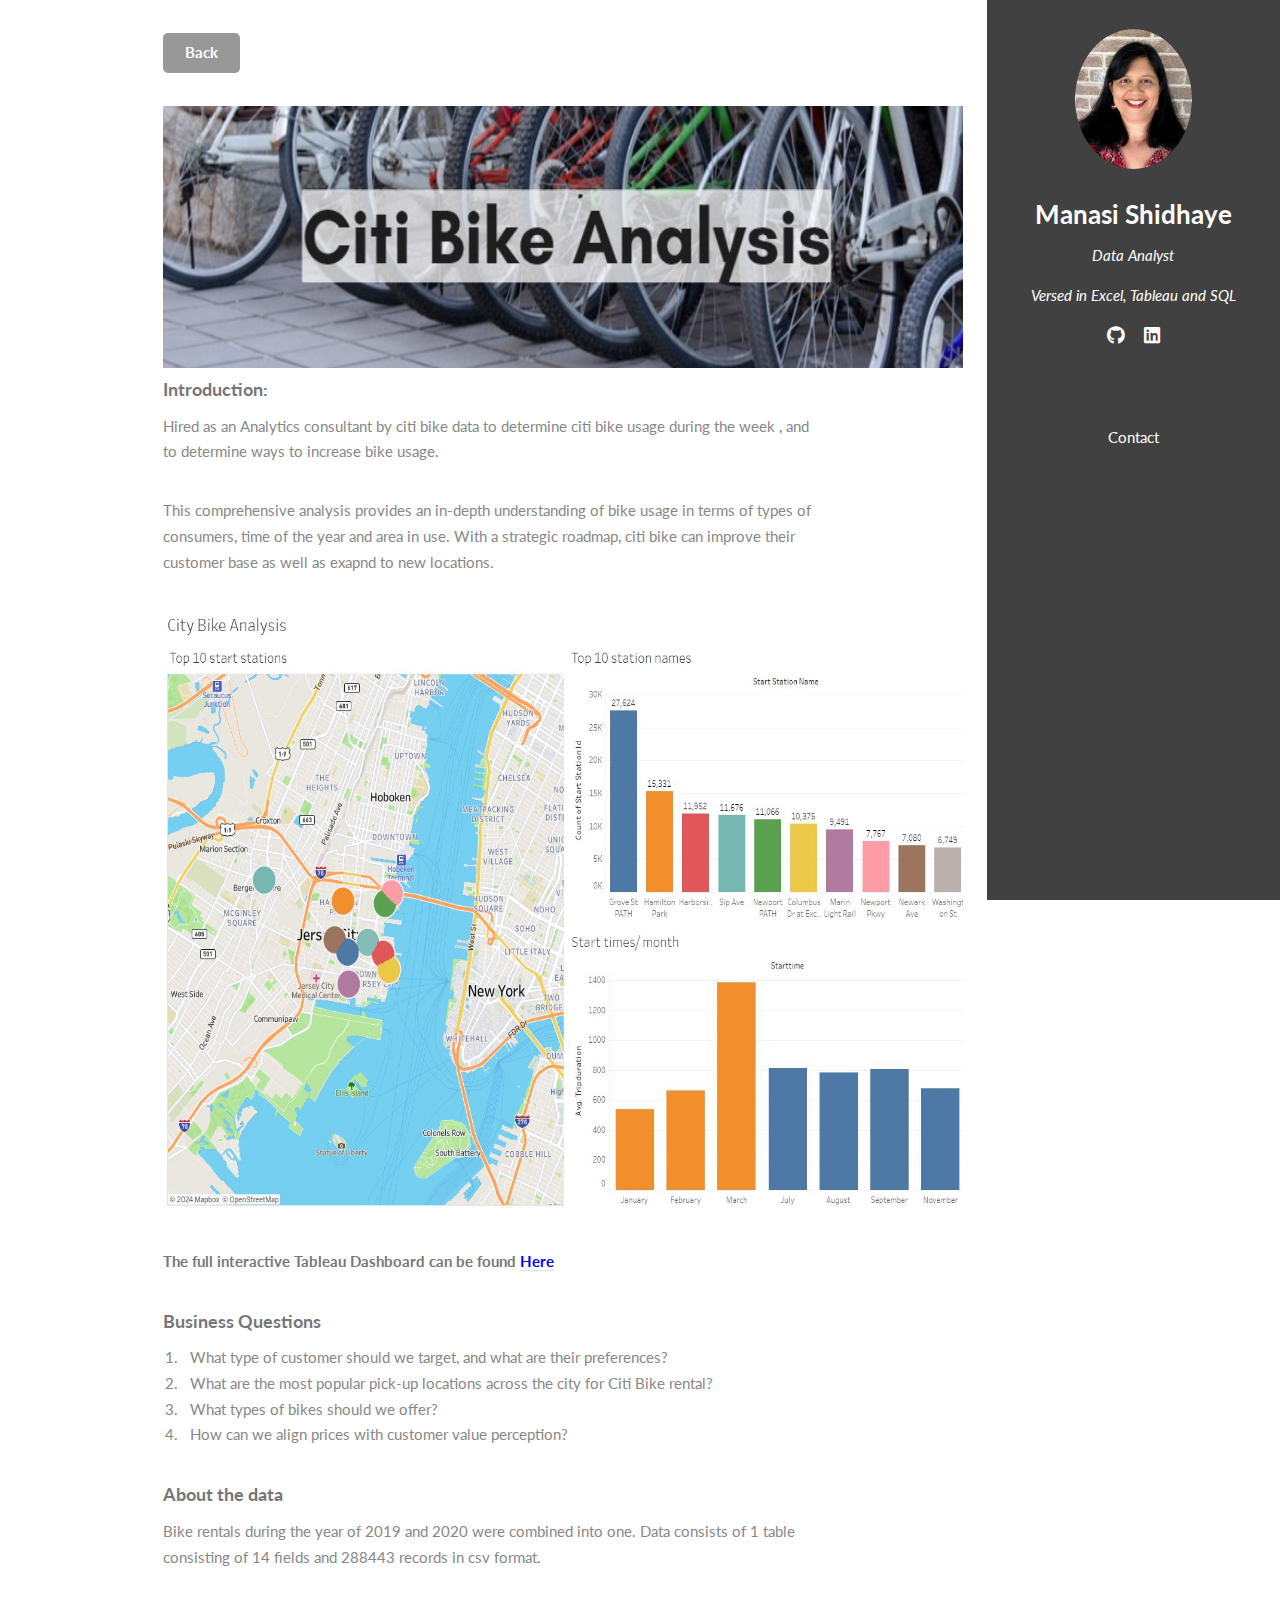
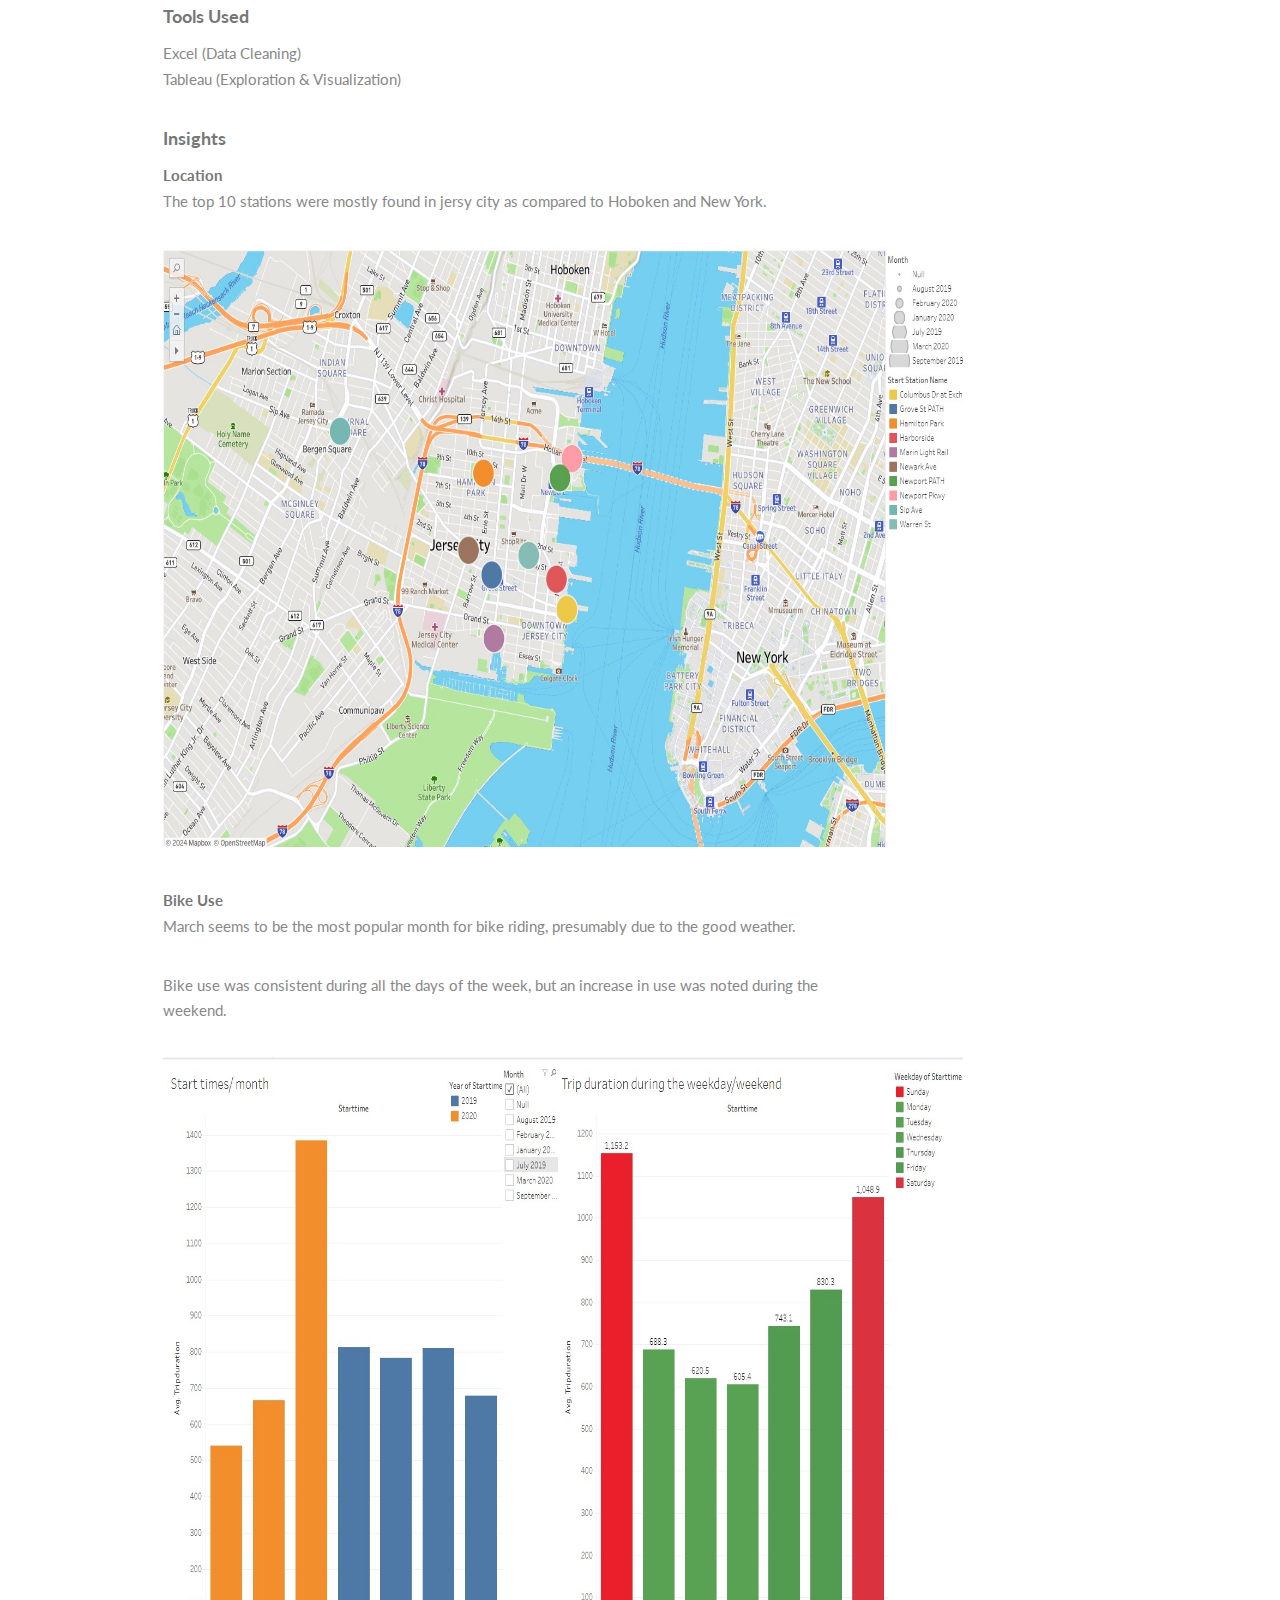
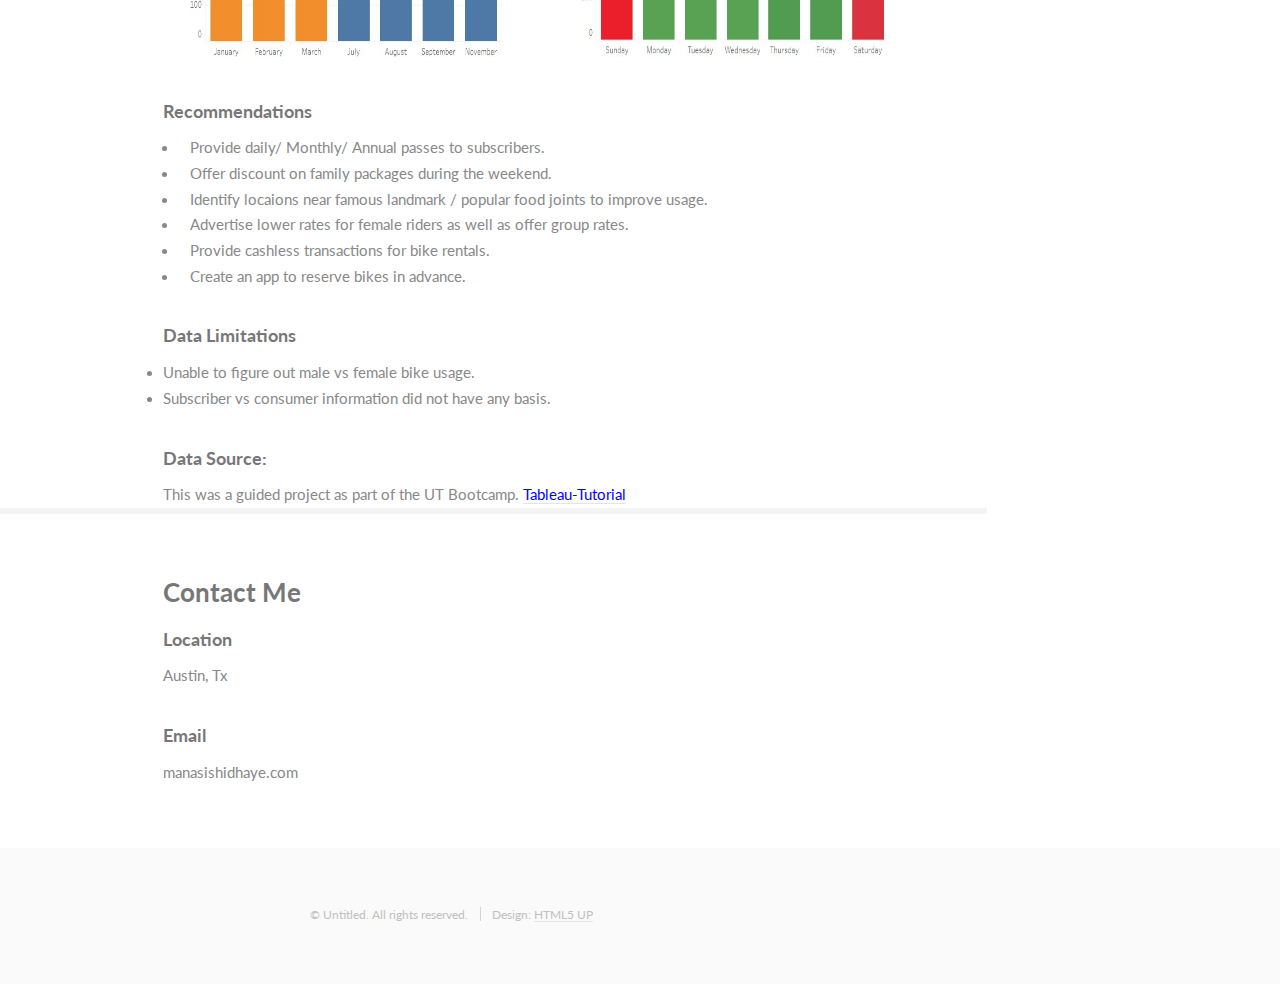
<file: Citi-Bike-Analysis.html>
<!DOCTYPE HTML>
<!--
	Read Only by HTML5 UP
	html5up.net | @ajlkn
	Free for personal and commercial use under the CCA 3.0 license (html5up.net/license)
-->
<html>
	<head>
		<!-- Google tag (gtag.js) -->
<script async src="https://www.googletagmanager.com/gtag/js?id=G-HEQWYS3XQ9"></script>
<script>
  window.dataLayer = window.dataLayer || [];
  function gtag(){dataLayer.push(arguments);}
  gtag('js', new Date());

  gtag('config', 'G-HEQWYS3XQ9');
</script>
		
		<title>City Bike Analysis</title>
		<meta charset="utf-8" />
		<meta name="viewport" content="width=device-width, initial-scale=1, user-scalable=no" />
		<link rel="stylesheet" href="assets/css/main.css" />
		<style>
    .sudo {
        text-indent: 5px;
    }
     </style>
	</head>
	<body class="is-preload">

		<!-- Header -->
			<section id="header">
				<header>
					<span class="image avatar"><img src="images/Manasi Photo.jpg" alt="" /></span>
					<h1 id="logo"><a href="#">Manasi Shidhaye</a></h1>
					<p>Data Analyst<p><p></p>
					<p>Versed in Excel, Tableau and SQL<p></p>
						<p> </p>
					<ul class="icons"> 
						<li><a href="https://github.com/mshidhaye" target="_blank" class="icon brands fa-github"><span class="label">Github</span></a></li>
						<li><a href="https://www.linkedin.com/in/manasishidhaye/" target="_blank" class="icon brands fa-linkedin"><span class="label">Linkedin</span></a></li>
					</ul>
						
				</header>
				<nav id="nav">
					<ul>
						<li><a href="#Contact">Contact</a></li>
					</ul>
				</nav>
			
			</section>

		<!-- Wrapper -->
			<div id="wrapper">

				<!-- Main -->
					<div id="main">

												
								<div class="container">
								<p></p><a href="https://mshidhaye.github.io/" class="button">Back</a></p>
								<header class="major">
									<img src="images/citi bike logo.jpg" alt="" width="800" height="262">
									
								</header>
								<div></div>
								<h4>Introduction:</h4>
									<p>Hired as an Analytics consultant by citi bike data to determine citi bike usage during the week , and to determine ways to increase bike usage.<p>

									<p>This comprehensive analysis provides an in-depth understanding of bike usage in terms of types of consumers, time of the year and area in use. With a strategic
									 roadmap, citi bike can improve their customer base as well as exapnd to new locations.<p>
</p>

									<p><img src="images/citi bike dashboard.jpg" alt="" width="800" height="600">
								<p><b>The full interactive Tableau Dashboard can be found 
                  						<a href="https://public.tableau.com/app/profile/manasi.shidhaye/viz/City_Bike_Analysis_16980222702220/Story1" style="color: blue" target="_blank" </a>Here</a></b></p>									
															
								<h4>Business Questions</h4>
								<ol class="sudo"><li>What type of customer should we target, and what are their preferences?</li>
									<li>What are the most popular pick-up locations across the city for Citi Bike rental?</li>
									<li>What types of bikes should we offer?</li>
									<li>How can we align prices with customer value perception?</li></ol>		

								<h4>About the data</h4>	
								<p>Bike rentals during the year of 2019 and 2020 were combined into one. Data consists of 1 table consisting of 14 fields and 288443 records in csv format.</p>

								<h4>Tools Used</h4>
								<p>Excel (Data Cleaning)
								<br>Tableau (Exploration & Visualization)</p>

								<h4>Insights</h4>
								<b>Location</b>
								<p>The top 10 stations were mostly found in jersy city as compared to Hoboken and New York.</p>
								<p><img src="images/Bike map.jpg" alt="" width="800" height="600"></p>

								<b>Bike Use</b>
								<p>March seems to be the most popular month for bike riding, presumably due to the good weather.</p>
								<p>Bike use was consistent during all the days of the week, but an increase in use was noted during the weekend.</p>
								<p><img src="images/Bike Use.jpg" alt="" width="800" height="600"></p>


								<h4>Recommendations</h4>
									<ul class="sudo"><li>Provide daily/ Monthly/ Annual passes to subscribers. </li>
										<li>Offer discount on family packages during the weekend.</li>
										<li>Identify locaions near famous landmark / popular food joints to improve usage.</li>
										<li>Advertise lower rates for female riders as well as offer group rates.</li>
										<li>Provide cashless transactions for bike rentals.</li>
										<li>Create an app to reserve bikes in advance.</li>
										</ul>
			  
                     
								<h4>Data Limitations</h4>
								<li>Unable to figure out male vs female bike usage.</li>
										<li>Subscriber vs consumer information did not have any basis.</li>
																
								<p><h4>Data Source:</h4>
									This was a guided project as part of the UT Bootcamp.
               						 <a href="https://github.com/mshidhaye/Tableau_challenge" style="color: blue" target="_blank" </a>Tableau-Tutorial</a>
													
							</div> 

						</section>  

						<!-- Contact -->
							<section id="Contact">
								<div class="container">
									<h3>Contact Me</h3>
									<h4>Location</h4>
									<p>Austin, Tx</p>
									<h4>Email</h4>
									<p>manasishidhaye.com</p>
																	
											</div>
										</div>
									</form>
								</div>
							</section>

						<!-- Five -->
						<!--
							<section id="five">
								<div class="container">
									<h3>Elements</h3>

									
					</div>

				<!-- Footer -->
					<section id="footer">
						<div class="container">
							<ul class="copyright">
								<li>&copy; Untitled. All rights reserved.</li><li>Design: <a href="http://html5up.net">HTML5 UP</a></li>
							</ul>
						</div>
					</section>

			</div>

		<!-- Scripts -->
			<script src="assets/js/jquery.min.js"></script>
			<script src="assets/js/jquery.scrollex.min.js"></script>
			<script src="assets/js/jquery.scrolly.min.js"></script>
			<script src="assets/js/browser.min.js"></script>
			<script src="assets/js/breakpoints.min.js"></script>
			<script src="assets/js/util.js"></script>
			<script src="assets/js/main.js"></script>

	</body>
</html>
</file>
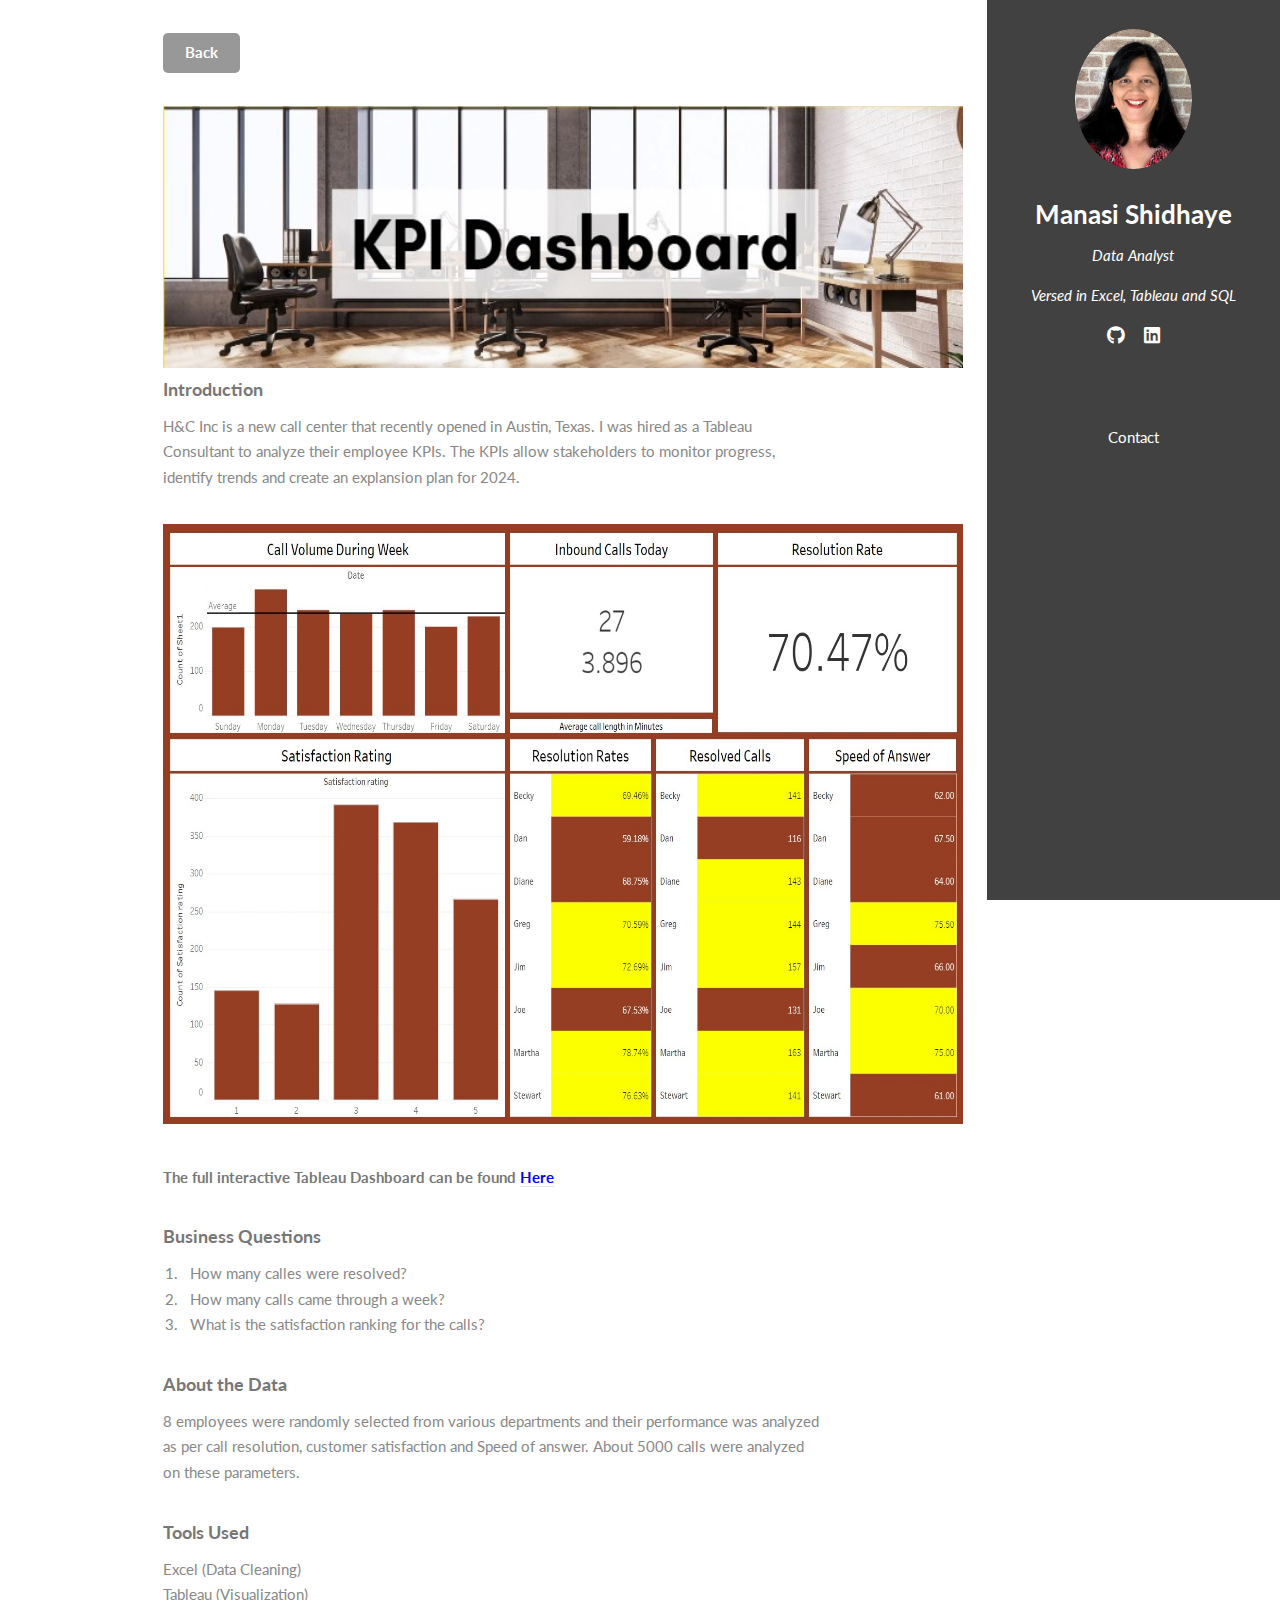
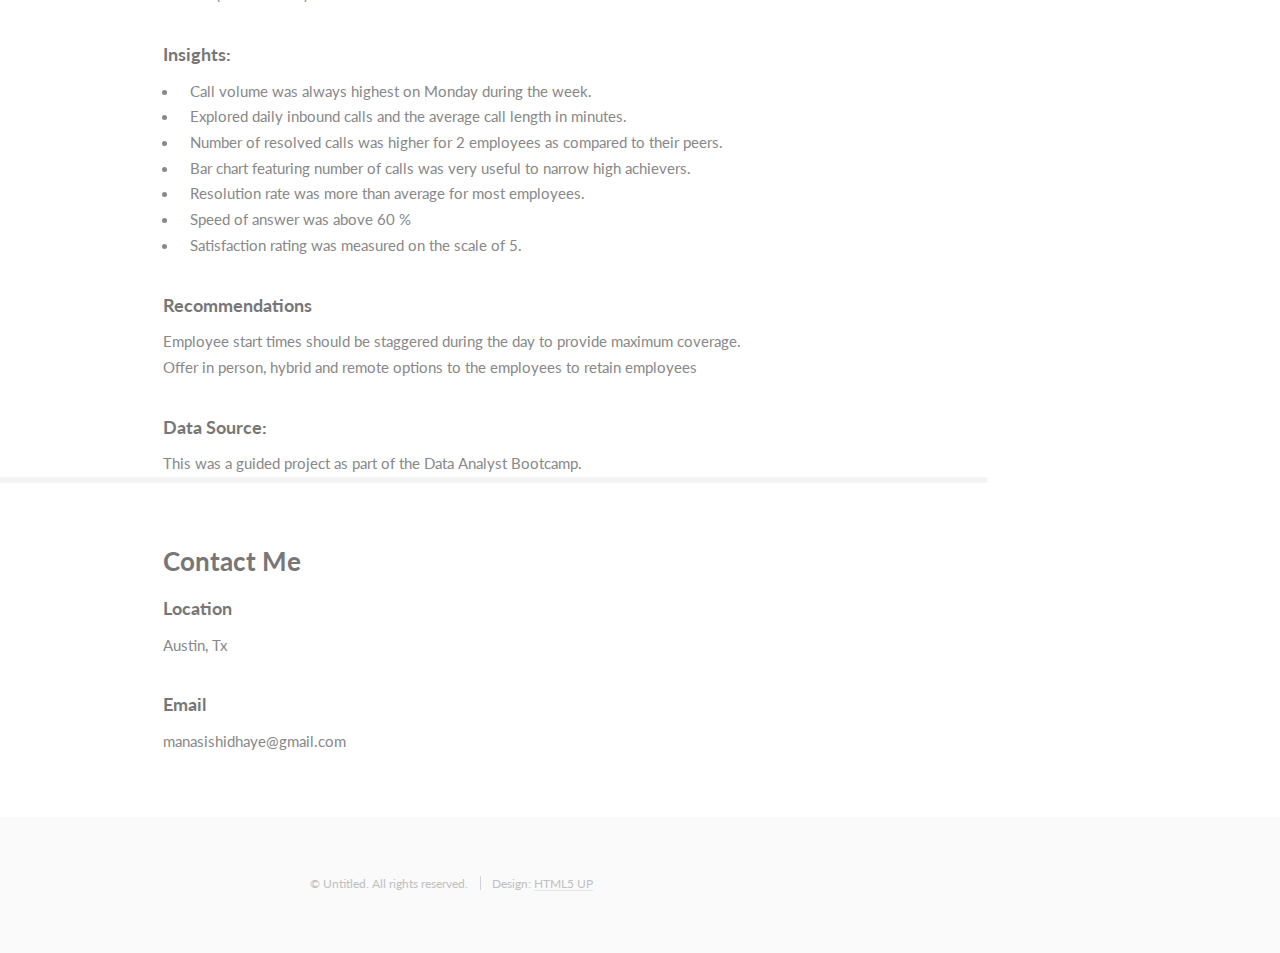
<file: KPI-Dashboard.html>
<!DOCTYPE HTML>
<!--
	Read Only by HTML5 UP
	html5up.net | @ajlkn
	Free for personal and commercial use under the CCA 3.0 license (html5up.net/license)
-->
<html>
	<head>
		<!-- Google tag (gtag.js) -->
</script>
		
		<title>KPI Dashboard</title>
		<meta charset="utf-8" />
		<meta name="viewport" content="width=device-width, initial-scale=1, user-scalable=no" />
		<link rel="stylesheet" href="assets/css/main.css" />
		<style>
    .sudo {
        text-indent: 5px;
    }
     </style>
	</head>
	<body class="is-preload">

		<!-- Header -->
			<section id="header">
				<header>
					<span class="image avatar"><img src="images/Manasi Photo.jpg" alt="" /></span>
					<h1 id="logo"><a href="#">Manasi Shidhaye</a></h1>
					<p>Data Analyst<p></p>
					<p>Versed in Excel, Tableau and SQL<p></p>
						<p> </p>
						<ul class="icons">
							<li><a href="https://github.com/mshidhaye" target="_blank" class="icon brands fa-github"><span class="label">Github</span></a></li>
							<li><a href="https://www.linkedin.com/in/manasishidhaye/" target="_blank" class="icon brands fa-linkedin"><span class="label">Linkedin</span></a></li>

						</ul>
						
				</header>
				<nav id="nav">
					<ul>
						<li><a href="#Contact">Contact</a></li>
					</ul>
				</nav>
			
			</section>

		<!-- Wrapper -->
			<div id="wrapper">

				<!-- Main -->
					<div id="main">

												
								<div class="container">
								<p></p><a href="https://mshidhaye.github.io/" class="button">Back</a></p>
								<header class="major">
									<img src="images/KPI logo.jpg" alt="" width="800" height="262">
									
								</header>
								
								
								<h4>Introduction</h4>
									H&C Inc is a new call center that recently opened in Austin, Texas. I was hired as a Tableau Consultant to analyze their employee KPIs.
									 The KPIs allow stakeholders to monitor progress, identify trends and create an explansion plan for 2024.</p>

									<p><img src="images/KPI dashboard.jpg" alt="" width="800" height="600">
								<p><b>The full interactive Tableau Dashboard can be found 
                  						<a href="https://public.tableau.com/app/profile/manasi.shidhaye/viz/tableaalex/Dashboard1" style="color: blue" target="_blank" </a>Here</a></b></p>									
								
								<h4>Business Questions</h4>
								<ol class="sudo"><li>How many calles were resolved?</li>
												  <li>How many calls came through a week?</li>
												  <li>What is the satisfaction ranking for the calls?</li></ol>
								
								<h4>About the Data</h4>
								<p> 8 employees were randomly selected from various departments and their performance was analyzed as per call resolution, customer satisfaction and Speed of answer.
									About 5000 calls were analyzed on these parameters. </p>

								<h4>Tools Used</h4>
								<p>Excel (Data Cleaning)
								 <br> Tableau (Visualization)</p>

								<h4>Insights:</h4>
									<ul class="sudo"><li>Call volume was always highest on Monday during the week.</li>
									<li>Explored daily inbound calls and the average call length in minutes.</li>
									<li>Number of resolved calls was higher for 2 employees as compared to their peers.</li>
									<li>Bar chart featuring number of calls was very useful to narrow high achievers.</li>
									<li>Resolution rate was more than average for most employees.</li>
									<li>Speed of answer was above 60 %</li>
                   							<li>Satisfaction rating was measured on the scale of 5.</li></ul>
                     
								<h4>Recommendations</h4>	
								<p>Employee start times should be staggered during the day to provide maximum coverage.
								<br>Offer in person, hybrid and remote options to the employees to retain employees<p>
								</p>							
								<p><h4>Data Source:</h4>
									This was a guided project as part of the Data Analyst Bootcamp.
               
													
							</div> 

						</section>  

						<!-- Contact -->
							<section id="Contact">
								<div class="container">
									<h3>Contact Me</h3>
									<h4>Location</h4>
									<p>Austin, Tx</p>
									<h4>Email</h4>
									<p>manasishidhaye@gmail.com</p>
																	
											</div>
										</div>
									</form>
								</div>
							</section>

						<!-- Five -->
						<!--
							<section id="five">
								<div class="container">
									<h3>Elements</h3>

									
					</div>

				<!-- Footer -->
					<section id="footer">
						<div class="container">
							<ul class="copyright">
								<li>&copy; Untitled. All rights reserved.</li><li>Design: <a href="http://html5up.net">HTML5 UP</a></li>
							</ul>
						</div>
					</section>

			</div>

		<!-- Scripts -->
			<script src="assets/js/jquery.min.js"></script>
			<script src="assets/js/jquery.scrollex.min.js"></script>
			<script src="assets/js/jquery.scrolly.min.js"></script>
			<script src="assets/js/browser.min.js"></script>
			<script src="assets/js/breakpoints.min.js"></script>
			<script src="assets/js/util.js"></script>
			<script src="assets/js/main.js"></script>

	</body>
</html>
</file>
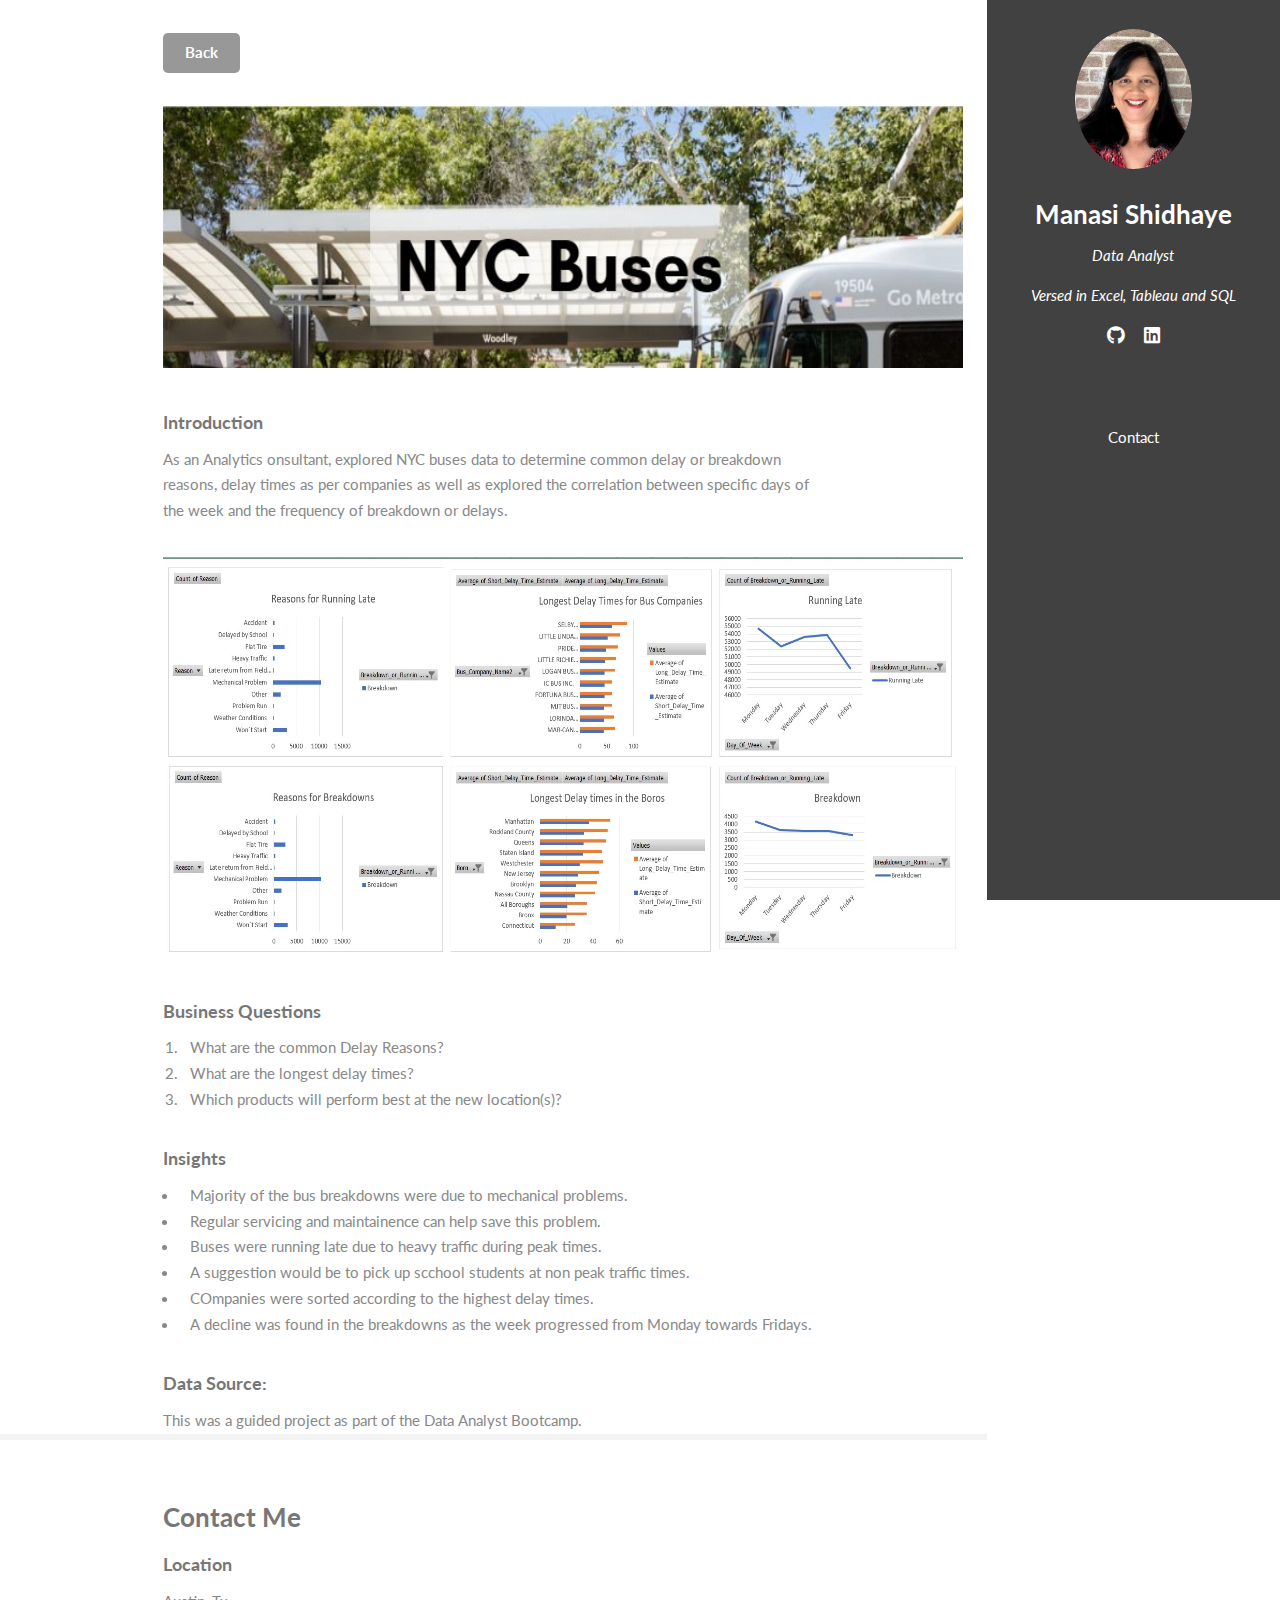
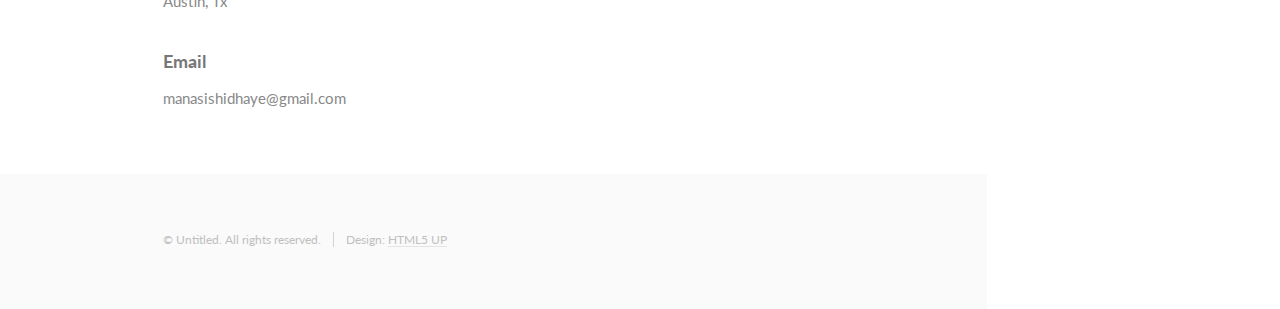
<file: NYC-Buses-Dashboard.html>
<!DOCTYPE HTML>
<!--
	Read Only by HTML5 UP
	html5up.net | @ajlkn
	Free for personal and commercial use under the CCA 3.0 license (html5up.net/license)
-->
<html>
	<head>
		<title>NYC buses</title>
        <meta charset="utf-8" />
        <meta name="viewport" content="width=device-width, initial-scale=1, user-scalable=no" />
        <link rel="stylesheet" href="assets/css/main.css" />
		<style>
	.sudo {
		text-indent: 5px;
	}
	  </style>
    </head>
    <body class="is-preload">



		<!-- Header -->
			<section id="header">
				<header>
					<span class="image avatar"><img src="images/Manasi Photo.jpg" alt="" /></span>
					<h1 id="logo"><a href="#">Manasi Shidhaye</a></h1>
					<p>Data Analyst<p><p/>
					<p>Versed in Excel, Tableau and SQL</p>
					<p> </p>
					<ul class="icons">
						<li><a href="#" class="icon brands fa-github"><span class="label">Github</span></a></li>
						<li><a href="#" class="icon brands fa-linkedin"><span class="label">Linkedin</span></a></li>
					</ul>
				
				</header>
				<nav id="nav">
					<ul>
						<li><a href="#Contact">Contact</a></li>
					</ul>
				</nav>
			</section>

		<!-- Wrapper -->
			<div id="wrapper">

				<!-- Main -->
					<div id="main">

						<div class="container">
						<p></p><a href="https://mshidhaye.github.io/" class="button">Back</a></p>
						<header class="major">
							<img src="images/NYC buses logo.jpg" alt="" width="800" height="262">
						</header>

						<p><h4>Introduction</h4>
							As an Analytics onsultant, explored NYC buses data to determine common delay or breakdown reasons, delay times as per companies as well as explored the correlation
							 between specific days of the week and the frequency of breakdown or delays.</p>

							<p><img src="images/Bus Dashboard.jpg" alt="" width="800" height="400">


							<h4>Business Questions</h4>
								<ol class="sudo"><li>What are the common Delay Reasons?</li>
											<li>What are the longest delay times?</li>
											<li>Which products will perform best at the new location(s)?</li></ol>

								<h4>Insights</h4>
									<ul class="sudo"><li>Majority of the bus breakdowns were due to mechanical problems.</li>
									<li>Regular servicing and maintainence can help save this problem.</li>
									<li>Buses were running late due to heavy traffic during peak times. </li>
									<li>A suggestion would be to pick up scchool students at non peak traffic times.</li>
									<li>COmpanies were sorted according to the highest delay times.</li>
									<li>A decline was found in the breakdowns as the week progressed from Monday towards Fridays.</li></ul>
								
								<p><h4>Data Source:</h4>
										This was a guided project as part of the Data Analyst Bootcamp.
					
							</div>

						</section>

					
				<!-- Contact -->
					<section id="Contact">
						<div class="container">
							<h3>Contact Me</h3>
							<h4>Location</h4>
							<p>Austin, Tx</p>
							<h4>Email</h4>
							<p>manasishidhaye@gmail.com</p>
															
									</div>
						

					<!-- Five -->
					<!--
						<section id="five">
							<div class="container">
								<h3>Elements</h3>

								
				</div>

			<!-- Footer -->
				<section id="footer">
					<div class="container">
						<ul class="copyright">
							<li>&copy; Untitled. All rights reserved.</li><li>Design: <a href="http://html5up.net">HTML5 UP</a></li>
						</ul>
					</div>
				</section>

		</div>

	<!-- Scripts -->
		<script src="assets/js/jquery.min.js"></script>
		<script src="assets/js/jquery.scrollex.min.js"></script>
		<script src="assets/js/jquery.scrolly.min.js"></script>
		<script src="assets/js/browser.min.js"></script>
		<script src="assets/js/breakpoints.min.js"></script>
		<script src="assets/js/util.js"></script>
		<script src="assets/js/main.js"></script>

</body>
</html>
</file>
<file: assets/css/main.css>
@import url("fontawesome-all.min.css");
@import url("https://fonts.googleapis.com/css?family=Lato:400,400italic,700,700italic|Source+Code+Pro:400");

/*
	Read Only by HTML5 UP
	html5up.net | @ajlkn
	Free for personal and commercial use under the CCA 3.0 license (html5up.net/license)
*/

html, body, div, span, applet, object,
iframe, h1, h2, h3, h4, h5, h6, p, blockquote,
pre, a, abbr, acronym, address, big, cite,
code, del, dfn, em, img, ins, kbd, q, s, samp,
small, strike, strong, sub, sup, tt, var, b,
u, i, center, dl, dt, dd, ol, ul, li, fieldset,
form, label, legend, table, caption, tbody,
tfoot, thead, tr, th, td, article, aside,
canvas, details, embed, figure, figcaption,
footer, header, hgroup, menu, nav, output, ruby,
section, summary, time, mark, audio, video {
	margin: 0;
	padding: 0;
	border: 0;
	font-size: 100%;
	font: inherit;
	vertical-align: baseline;}

article, aside, details, figcaption, figure,
footer, header, hgroup, menu, nav, section {
	display: block;}

body {
	line-height: 1;
}

ol, ul {
	list-style: none;
}

blockquote, q {
	quotes: none;
}

	blockquote:before, blockquote:after, q:before, q:after {
		content: '';
		content: none;
	}

table {
	border-collapse: collapse;
	border-spacing: 0;
}

body {
	-webkit-text-size-adjust: none;
}

mark {
	background-color: transparent;
	color: inherit;
}

input::-moz-focus-inner {
	border: 0;
	padding: 0;
}

input, select, textarea {
	-moz-appearance: none;
	-webkit-appearance: none;
	-ms-appearance: none;
	appearance: none;
}

/* Basic */

	html {
		box-sizing: border-box;
	}

	*, *:before, *:after {
		box-sizing: inherit;
	}

	body {
		background: #fff;
	}

		body.is-preload *, body.is-preload *:before, body.is-preload *:after {
			-moz-animation: none !important;
			-webkit-animation: none !important;
			-ms-animation: none !important;
			animation: none !important;
			-moz-transition: none !important;
			-webkit-transition: none !important;
			-ms-transition: none !important;
			transition: none !important;
		}

	body, input, select, textarea {
		color: #888;
		font-family: "Lato", sans-serif;
		font-size: 16pt;
		font-weight: 400;
		line-height: 1.75em;
	}

	a {
		-moz-transition: color 0.2s ease-in-out, border-color 0.2s ease-in-out;
		-webkit-transition: color 0.2s ease-in-out, border-color 0.2s ease-in-out;
		-ms-transition: color 0.2s ease-in-out, border-color 0.2s ease-in-out;
		transition: color 0.2s ease-in-out, border-color 0.2s ease-in-out;
		border-bottom: solid 1px #e4e4e4;
		color: inherit;
		text-decoration: none;
	}

		a:hover {
			border-bottom-color: transparent;
			color: #565151 !important;
		}

	strong, b {
		color: #777;
		font-weight: 700;
	}

	em, i {
		font-style: italic;
	}

	p {
		margin: 0 0 2.25em 0;
	}

	h1, h2, h3, h4, h5, h6 {
		color: #777;
		font-weight: 700;
		line-height: 1em;
		margin: 0 0 0.5625em 0;
	}

		h1 a, h2 a, h3 a, h4 a, h5 a, h6 a {
			border: 0;
			color: inherit;
			text-decoration: none;
		}

	h2 {
		font-size: 2em;
		line-height: 1.5em;
	}

	h3 {
		font-size: 1.75em;
		line-height: 1.5em;
	}

	h4 {
		font-size: 1.25em;
		line-height: 1.5em;
	}

	h5 {
		font-size: 0.9em;
		line-height: 1.5em;
	}

	h6 {
		font-size: 0.7em;
		line-height: 1.5em;
	}

	sub {
		font-size: 0.8em;
		position: relative;
		top: 0.5em;
	}

	sup {
		font-size: 0.8em;
		position: relative;
		top: -0.5em;
	}

	hr {
		border: 0;
		border-bottom: solid 2px #f4f4f4;
		margin: 2.25em 0;
	}

		hr.major {
			margin: 3.375em 0;
		}

	blockquote {
		border-left: solid 8px #e4e4e4;
		font-style: italic;
		margin: 0 0 2.25em 0;
		padding: 0.5em 0 0.5em 2em;
	}

	code {
		background: #555;
		border-radius: 5px;
		color: #fff;
		font-family: "Source Code Pro", monospace;
		font-size: 0.9em;
		margin: 0 0.25em;
		padding: 0.25em 0.65em;
	}

	pre {
		font-family: "Source Code Pro", monospace;
		font-size: 0.9em;
		margin: 0 0 2.25em 0;
	}

		pre code {
			-webkit-overflow-scrolling: touch;
			display: block;
			line-height: 1.5em;
			overflow-x: auto;
			padding: 1em 1.5em;
		}

	.align-left {
		text-align: left;
	}

	.align-center {
		text-align: center;
	}

	.align-right {
		text-align: right;
	}

/* Row */

	.row {
		display: flex;
		flex-wrap: wrap;
		box-sizing: border-box;
		align-items: stretch;
	}

		.row > * {
			box-sizing: border-box;
		}

		.row.gtr-uniform > * > :last-child {
			margin-bottom: 0;
		}

		.row.aln-left {
			justify-content: flex-start;
		}

		.row.aln-center {
			justify-content: center;
		}

		.row.aln-right {
			justify-content: flex-end;
		}

		.row.aln-top {
			align-items: flex-start;
		}

		.row.aln-middle {
			align-items: center;
		}

		.row.aln-bottom {
			align-items: flex-end;
		}

		.row > .imp {
			order: -1;
		}

		.row > .col-1 {
			width: 8.33333%;
		}

		.row > .off-1 {
			margin-left: 8.33333%;
		}

		.row > .col-2 {
			width: 16.66667%;
		}

		.row > .off-2 {
			margin-left: 16.66667%;
		}

		.row > .col-3 {
			width: 25%;
		}

		.row > .off-3 {
			margin-left: 25%;
		}

		.row > .col-4 {
			width: 33.33333%;
		}

		.row > .off-4 {
			margin-left: 33.33333%;
		}

		.row > .col-5 {
			width: 41.66667%;
		}

		.row > .off-5 {
			margin-left: 41.66667%;
		}

		.row > .col-6 {
			width: 50%;
		}

		.row > .off-6 {
			margin-left: 50%;
		}

		.row > .col-7 {
			width: 58.33333%;
		}

		.row > .off-7 {
			margin-left: 58.33333%;
		}

		.row > .col-8 {
			width: 66.66667%;
		}

		.row > .off-8 {
			margin-left: 66.66667%;
		}

		.row > .col-9 {
			width: 75%;
		}

		.row > .off-9 {
			margin-left: 75%;
		}

		.row > .col-10 {
			width: 83.33333%;
		}

		.row > .off-10 {
			margin-left: 83.33333%;
		}

		.row > .col-11 {
			width: 91.66667%;
		}

		.row > .off-11 {
			margin-left: 91.66667%;
		}

		.row > .col-12 {
			width: 100%;
		}

		.row > .off-12 {
			margin-left: 100%;
		}

		.row.gtr-0 {
			margin-top: 0;
			margin-left: 0em;
		}

			.row.gtr-0 > * {
				padding: 0 0 0 0em;
			}

			.row.gtr-0.gtr-uniform {
				margin-top: 0em;
			}

				.row.gtr-0.gtr-uniform > * {
					padding-top: 0em;
				}

		.row.gtr-25 {
			margin-top: 0;
			margin-left: -0.5em;
		}

			.row.gtr-25 > * {
				padding: 0 0 0 0.5em;
			}

			.row.gtr-25.gtr-uniform {
				margin-top: -0.5em;
			}

				.row.gtr-25.gtr-uniform > * {
					padding-top: 0.5em;
				}

		.row.gtr-50 {
			margin-top: 0;
			margin-left: -1em;
		}

			.row.gtr-50 > * {
				padding: 0 0 0 1em;
			}

			.row.gtr-50.gtr-uniform {
				margin-top: -1em;
			}

				.row.gtr-50.gtr-uniform > * {
					padding-top: 1em;
				}

		.row {
			margin-top: 0;
			margin-left: -2em;
		}

			.row > * {
				padding: 0 0 0 2em;
			}

			.row.gtr-uniform {
				margin-top: -2em;
			}

				.row.gtr-uniform > * {
					padding-top: 2em;
				}

		.row.gtr-150 {
			margin-top: 0;
			margin-left: -3em;
		}

			.row.gtr-150 > * {
				padding: 0 0 0 3em;
			}

			.row.gtr-150.gtr-uniform {
				margin-top: -3em;
			}

				.row.gtr-150.gtr-uniform > * {
					padding-top: 3em;
				}

		.row.gtr-200 {
			margin-top: 0;
			margin-left: -4em;
		}

			.row.gtr-200 > * {
				padding: 0 0 0 4em;
			}

			.row.gtr-200.gtr-uniform {
				margin-top: -4em;
			}

				.row.gtr-200.gtr-uniform > * {
					padding-top: 4em;
				}

		@media screen and (max-width: 1680px) {

			.row {
				display: flex;
				flex-wrap: wrap;
				box-sizing: border-box;
				align-items: stretch;
			}

				.row > * {
					box-sizing: border-box;
				}

				.row.gtr-uniform > * > :last-child {
					margin-bottom: 0;
				}

				.row.aln-left {
					justify-content: flex-start;
				}

				.row.aln-center {
					justify-content: center;
				}

				.row.aln-right {
					justify-content: flex-end;
				}

				.row.aln-top {
					align-items: flex-start;
				}

				.row.aln-middle {
					align-items: center;
				}

				.row.aln-bottom {
					align-items: flex-end;
				}

				.row > .imp-xlarge {
					order: -1;
				}

				.row > .col-1-xlarge {
					width: 8.33333%;
				}

				.row > .off-1-xlarge {
					margin-left: 8.33333%;
				}

				.row > .col-2-xlarge {
					width: 16.66667%;
				}

				.row > .off-2-xlarge {
					margin-left: 16.66667%;
				}

				.row > .col-3-xlarge {
					width: 25%;
				}

				.row > .off-3-xlarge {
					margin-left: 25%;
				}

				.row > .col-4-xlarge {
					width: 33.33333%;
				}

				.row > .off-4-xlarge {
					margin-left: 33.33333%;
				}

				.row > .col-5-xlarge {
					width: 41.66667%;
				}

				.row > .off-5-xlarge {
					margin-left: 41.66667%;
				}

				.row > .col-6-xlarge {
					width: 50%;
				}

				.row > .off-6-xlarge {
					margin-left: 50%;
				}

				.row > .col-7-xlarge {
					width: 58.33333%;
				}

				.row > .off-7-xlarge {
					margin-left: 58.33333%;
				}

				.row > .col-8-xlarge {
					width: 66.66667%;
				}

				.row > .off-8-xlarge {
					margin-left: 66.66667%;
				}

				.row > .col-9-xlarge {
					width: 75%;
				}

				.row > .off-9-xlarge {
					margin-left: 75%;
				}

				.row > .col-10-xlarge {
					width: 83.33333%;
				}

				.row > .off-10-xlarge {
					margin-left: 83.33333%;
				}

				.row > .col-11-xlarge {
					width: 91.66667%;
				}

				.row > .off-11-xlarge {
					margin-left: 91.66667%;
				}

				.row > .col-12-xlarge {
					width: 100%;
				}

				.row > .off-12-xlarge {
					margin-left: 100%;
				}

				.row.gtr-0 {
					margin-top: 0;
					margin-left: 0em;
				}

					.row.gtr-0 > * {
						padding: 0 0 0 0em;
					}

					.row.gtr-0.gtr-uniform {
						margin-top: 0em;
					}

						.row.gtr-0.gtr-uniform > * {
							padding-top: 0em;
						}

				.row.gtr-25 {
					margin-top: 0;
					margin-left: -0.5em;
				}

					.row.gtr-25 > * {
						padding: 0 0 0 0.5em;
					}

					.row.gtr-25.gtr-uniform {
						margin-top: -0.5em;
					}

						.row.gtr-25.gtr-uniform > * {
							padding-top: 0.5em;
						}

				.row.gtr-50 {
					margin-top: 0;
					margin-left: -1em;
				}

					.row.gtr-50 > * {
						padding: 0 0 0 1em;
					}

					.row.gtr-50.gtr-uniform {
						margin-top: -1em;
					}

						.row.gtr-50.gtr-uniform > * {
							padding-top: 1em;
						}

				.row {
					margin-top: 0;
					margin-left: -2em;
				}

					.row > * {
						padding: 0 0 0 2em;
					}

					.row.gtr-uniform {
						margin-top: -2em;
					}

						.row.gtr-uniform > * {
							padding-top: 2em;
						}

				.row.gtr-150 {
					margin-top: 0;
					margin-left: -3em;
				}

					.row.gtr-150 > * {
						padding: 0 0 0 3em;
					}

					.row.gtr-150.gtr-uniform {
						margin-top: -3em;
					}

						.row.gtr-150.gtr-uniform > * {
							padding-top: 3em;
						}

				.row.gtr-200 {
					margin-top: 0;
					margin-left: -4em;
				}

					.row.gtr-200 > * {
						padding: 0 0 0 4em;
					}

					.row.gtr-200.gtr-uniform {
						margin-top: -4em;
					}

						.row.gtr-200.gtr-uniform > * {
							padding-top: 4em;
						}

		}

		@media screen and (max-width: 1280px) {

			.row {
				display: flex;
				flex-wrap: wrap;
				box-sizing: border-box;
				align-items: stretch;
			}

				.row > * {
					box-sizing: border-box;
				}

				.row.gtr-uniform > * > :last-child {
					margin-bottom: 0;
				}

				.row.aln-left {
					justify-content: flex-start;
				}

				.row.aln-center {
					justify-content: center;
				}

				.row.aln-right {
					justify-content: flex-end;
				}

				.row.aln-top {
					align-items: flex-start;
				}

				.row.aln-middle {
					align-items: center;
				}

				.row.aln-bottom {
					align-items: flex-end;
				}

				.row > .imp-large {
					order: -1;
				}

				.row > .col-1-large {
					width: 8.33333%;
				}

				.row > .off-1-large {
					margin-left: 8.33333%;
				}

				.row > .col-2-large {
					width: 16.66667%;
				}

				.row > .off-2-large {
					margin-left: 16.66667%;
				}

				.row > .col-3-large {
					width: 25%;
				}

				.row > .off-3-large {
					margin-left: 25%;
				}

				.row > .col-4-large {
					width: 33.33333%;
				}

				.row > .off-4-large {
					margin-left: 33.33333%;
				}

				.row > .col-5-large {
					width: 41.66667%;
				}

				.row > .off-5-large {
					margin-left: 41.66667%;
				}

				.row > .col-6-large {
					width: 50%;
				}

				.row > .off-6-large {
					margin-left: 50%;
				}

				.row > .col-7-large {
					width: 58.33333%;
				}

				.row > .off-7-large {
					margin-left: 58.33333%;
				}

				.row > .col-8-large {
					width: 66.66667%;
				}

				.row > .off-8-large {
					margin-left: 66.66667%;
				}

				.row > .col-9-large {
					width: 75%;
				}

				.row > .off-9-large {
					margin-left: 75%;
				}

				.row > .col-10-large {
					width: 83.33333%;
				}

				.row > .off-10-large {
					margin-left: 83.33333%;
				}

				.row > .col-11-large {
					width: 91.66667%;
				}

				.row > .off-11-large {
					margin-left: 91.66667%;
				}

				.row > .col-12-large {
					width: 100%;
				}

				.row > .off-12-large {
					margin-left: 100%;
				}

				.row.gtr-0 {
					margin-top: 0;
					margin-left: 0em;
				}

					.row.gtr-0 > * {
						padding: 0 0 0 0em;
					}

					.row.gtr-0.gtr-uniform {
						margin-top: 0em;
					}

						.row.gtr-0.gtr-uniform > * {
							padding-top: 0em;
						}

				.row.gtr-25 {
					margin-top: 0;
					margin-left: -0.375em;
				}

					.row.gtr-25 > * {
						padding: 0 0 0 0.375em;
					}

					.row.gtr-25.gtr-uniform {
						margin-top: -0.375em;
					}

						.row.gtr-25.gtr-uniform > * {
							padding-top: 0.375em;
						}

				.row.gtr-50 {
					margin-top: 0;
					margin-left: -0.75em;
				}

					.row.gtr-50 > * {
						padding: 0 0 0 0.75em;
					}

					.row.gtr-50.gtr-uniform {
						margin-top: -0.75em;
					}

						.row.gtr-50.gtr-uniform > * {
							padding-top: 0.75em;
						}

				.row {
					margin-top: 0;
					margin-left: -1.5em;
				}

					.row > * {
						padding: 0 0 0 1.5em;
					}

					.row.gtr-uniform {
						margin-top: -1.5em;
					}

						.row.gtr-uniform > * {
							padding-top: 1.5em;
						}

				.row.gtr-150 {
					margin-top: 0;
					margin-left: -2.25em;
				}

					.row.gtr-150 > * {
						padding: 0 0 0 2.25em;
					}

					.row.gtr-150.gtr-uniform {
						margin-top: -2.25em;
					}

						.row.gtr-150.gtr-uniform > * {
							padding-top: 2.25em;
						}

				.row.gtr-200 {
					margin-top: 0;
					margin-left: -3em;
				}

					.row.gtr-200 > * {
						padding: 0 0 0 3em;
					}

					.row.gtr-200.gtr-uniform {
						margin-top: -3em;
					}

						.row.gtr-200.gtr-uniform > * {
							padding-top: 3em;
						}

		}

		@media screen and (max-width: 1024px) {

			.row {
				display: flex;
				flex-wrap: wrap;
				box-sizing: border-box;
				align-items: stretch;
			}

				.row > * {
					box-sizing: border-box;
				}

				.row.gtr-uniform > * > :last-child {
					margin-bottom: 0;
				}

				.row.aln-left {
					justify-content: flex-start;
				}

				.row.aln-center {
					justify-content: center;
				}

				.row.aln-right {
					justify-content: flex-end;
				}

				.row.aln-top {
					align-items: flex-start;
				}

				.row.aln-middle {
					align-items: center;
				}

				.row.aln-bottom {
					align-items: flex-end;
				}

				.row > .imp-medium {
					order: -1;
				}

				.row > .col-1-medium {
					width: 8.33333%;
				}

				.row > .off-1-medium {
					margin-left: 8.33333%;
				}

				.row > .col-2-medium {
					width: 16.66667%;
				}

				.row > .off-2-medium {
					margin-left: 16.66667%;
				}

				.row > .col-3-medium {
					width: 25%;
				}

				.row > .off-3-medium {
					margin-left: 25%;
				}

				.row > .col-4-medium {
					width: 33.33333%;
				}

				.row > .off-4-medium {
					margin-left: 33.33333%;
				}

				.row > .col-5-medium {
					width: 41.66667%;
				}

				.row > .off-5-medium {
					margin-left: 41.66667%;
				}

				.row > .col-6-medium {
					width: 50%;
				}

				.row > .off-6-medium {
					margin-left: 50%;
				}

				.row > .col-7-medium {
					width: 58.33333%;
				}

				.row > .off-7-medium {
					margin-left: 58.33333%;
				}

				.row > .col-8-medium {
					width: 66.66667%;
				}

				.row > .off-8-medium {
					margin-left: 66.66667%;
				}

				.row > .col-9-medium {
					width: 75%;
				}

				.row > .off-9-medium {
					margin-left: 75%;
				}

				.row > .col-10-medium {
					width: 83.33333%;
				}

				.row > .off-10-medium {
					margin-left: 83.33333%;
				}

				.row > .col-11-medium {
					width: 91.66667%;
				}

				.row > .off-11-medium {
					margin-left: 91.66667%;
				}

				.row > .col-12-medium {
					width: 100%;
				}

				.row > .off-12-medium {
					margin-left: 100%;
				}

				.row.gtr-0 {
					margin-top: 0;
					margin-left: 0em;
				}

					.row.gtr-0 > * {
						padding: 0 0 0 0em;
					}

					.row.gtr-0.gtr-uniform {
						margin-top: 0em;
					}

						.row.gtr-0.gtr-uniform > * {
							padding-top: 0em;
						}

				.row.gtr-25 {
					margin-top: 0;
					margin-left: -0.375em;
				}

					.row.gtr-25 > * {
						padding: 0 0 0 0.375em;
					}

					.row.gtr-25.gtr-uniform {
						margin-top: -0.375em;
					}

						.row.gtr-25.gtr-uniform > * {
							padding-top: 0.375em;
						}

				.row.gtr-50 {
					margin-top: 0;
					margin-left: -0.75em;
				}

					.row.gtr-50 > * {
						padding: 0 0 0 0.75em;
					}

					.row.gtr-50.gtr-uniform {
						margin-top: -0.75em;
					}

						.row.gtr-50.gtr-uniform > * {
							padding-top: 0.75em;
						}

				.row {
					margin-top: 0;
					margin-left: -1.5em;
				}

					.row > * {
						padding: 0 0 0 1.5em;
					}

					.row.gtr-uniform {
						margin-top: -1.5em;
					}

						.row.gtr-uniform > * {
							padding-top: 1.5em;
						}

				.row.gtr-150 {
					margin-top: 0;
					margin-left: -2.25em;
				}

					.row.gtr-150 > * {
						padding: 0 0 0 2.25em;
					}

					.row.gtr-150.gtr-uniform {
						margin-top: -2.25em;
					}

						.row.gtr-150.gtr-uniform > * {
							padding-top: 2.25em;
						}

				.row.gtr-200 {
					margin-top: 0;
					margin-left: -3em;
				}

					.row.gtr-200 > * {
						padding: 0 0 0 3em;
					}

					.row.gtr-200.gtr-uniform {
						margin-top: -3em;
					}

						.row.gtr-200.gtr-uniform > * {
							padding-top: 3em;
						}

		}

		@media screen and (max-width: 736px) {

			.row {
				display: flex;
				flex-wrap: wrap;
				box-sizing: border-box;
				align-items: stretch;
			}

				.row > * {
					box-sizing: border-box;
				}

				.row.gtr-uniform > * > :last-child {
					margin-bottom: 0;
				}

				.row.aln-left {
					justify-content: flex-start;
				}

				.row.aln-center {
					justify-content: center;
				}

				.row.aln-right {
					justify-content: flex-end;
				}

				.row.aln-top {
					align-items: flex-start;
				}

				.row.aln-middle {
					align-items: center;
				}

				.row.aln-bottom {
					align-items: flex-end;
				}

				.row > .imp-small {
					order: -1;
				}

				.row > .col-1-small {
					width: 8.33333%;
				}

				.row > .off-1-small {
					margin-left: 8.33333%;
				}

				.row > .col-2-small {
					width: 16.66667%;
				}

				.row > .off-2-small {
					margin-left: 16.66667%;
				}

				.row > .col-3-small {
					width: 25%;
				}

				.row > .off-3-small {
					margin-left: 25%;
				}

				.row > .col-4-small {
					width: 33.33333%;
				}

				.row > .off-4-small {
					margin-left: 33.33333%;
				}

				.row > .col-5-small {
					width: 41.66667%;
				}

				.row > .off-5-small {
					margin-left: 41.66667%;
				}

				.row > .col-6-small {
					width: 50%;
				}

				.row > .off-6-small {
					margin-left: 50%;
				}

				.row > .col-7-small {
					width: 58.33333%;
				}

				.row > .off-7-small {
					margin-left: 58.33333%;
				}

				.row > .col-8-small {
					width: 66.66667%;
				}

				.row > .off-8-small {
					margin-left: 66.66667%;
				}

				.row > .col-9-small {
					width: 75%;
				}

				.row > .off-9-small {
					margin-left: 75%;
				}

				.row > .col-10-small {
					width: 83.33333%;
				}

				.row > .off-10-small {
					margin-left: 83.33333%;
				}

				.row > .col-11-small {
					width: 91.66667%;
				}

				.row > .off-11-small {
					margin-left: 91.66667%;
				}

				.row > .col-12-small {
					width: 100%;
				}

				.row > .off-12-small {
					margin-left: 100%;
				}

				.row.gtr-0 {
					margin-top: 0;
					margin-left: 0em;
				}

					.row.gtr-0 > * {
						padding: 0 0 0 0em;
					}

					.row.gtr-0.gtr-uniform {
						margin-top: 0em;
					}

						.row.gtr-0.gtr-uniform > * {
							padding-top: 0em;
						}

				.row.gtr-25 {
					margin-top: 0;
					margin-left: -0.3125em;
				}

					.row.gtr-25 > * {
						padding: 0 0 0 0.3125em;
					}

					.row.gtr-25.gtr-uniform {
						margin-top: -0.3125em;
					}

						.row.gtr-25.gtr-uniform > * {
							padding-top: 0.3125em;
						}

				.row.gtr-50 {
					margin-top: 0;
					margin-left: -0.625em;
				}

					.row.gtr-50 > * {
						padding: 0 0 0 0.625em;
					}

					.row.gtr-50.gtr-uniform {
						margin-top: -0.625em;
					}

						.row.gtr-50.gtr-uniform > * {
							padding-top: 0.625em;
						}

				.row {
					margin-top: 0;
					margin-left: -1.25em;
				}

					.row > * {
						padding: 0 0 0 1.25em;
					}

					.row.gtr-uniform {
						margin-top: -1.25em;
					}

						.row.gtr-uniform > * {
							padding-top: 1.25em;
						}

				.row.gtr-150 {
					margin-top: 0;
					margin-left: -1.875em;
				}

					.row.gtr-150 > * {
						padding: 0 0 0 1.875em;
					}

					.row.gtr-150.gtr-uniform {
						margin-top: -1.875em;
					}

						.row.gtr-150.gtr-uniform > * {
							padding-top: 1.875em;
						}

				.row.gtr-200 {
					margin-top: 0;
					margin-left: -2.5em;
				}

					.row.gtr-200 > * {
						padding: 0 0 0 2.5em;
					}

					.row.gtr-200.gtr-uniform {
						margin-top: -2.5em;
					}

						.row.gtr-200.gtr-uniform > * {
							padding-top: 2.5em;
						}

		}

		@media screen and (max-width: 480px) {

			.row {
				display: flex;
				flex-wrap: wrap;
				box-sizing: border-box;
				align-items: stretch;
			}

				.row > * {
					box-sizing: border-box;
				}

				.row.gtr-uniform > * > :last-child {
					margin-bottom: 0;
				}

				.row.aln-left {
					justify-content: flex-start;
				}

				.row.aln-center {
					justify-content: center;
				}

				.row.aln-right {
					justify-content: flex-end;
				}

				.row.aln-top {
					align-items: flex-start;
				}

				.row.aln-middle {
					align-items: center;
				}

				.row.aln-bottom {
					align-items: flex-end;
				}

				.row > .imp-xsmall {
					order: -1;
				}

				.row > .col-1-xsmall {
					width: 8.33333%;
				}

				.row > .off-1-xsmall {
					margin-left: 8.33333%;
				}

				.row > .col-2-xsmall {
					width: 16.66667%;
				}

				.row > .off-2-xsmall {
					margin-left: 16.66667%;
				}

				.row > .col-3-xsmall {
					width: 25%;
				}

				.row > .off-3-xsmall {
					margin-left: 25%;
				}

				.row > .col-4-xsmall {
					width: 33.33333%;
				}

				.row > .off-4-xsmall {
					margin-left: 33.33333%;
				}

				.row > .col-5-xsmall {
					width: 41.66667%;
				}

				.row > .off-5-xsmall {
					margin-left: 41.66667%;
				}

				.row > .col-6-xsmall {
					width: 50%;
				}

				.row > .off-6-xsmall {
					margin-left: 50%;
				}

				.row > .col-7-xsmall {
					width: 58.33333%;
				}

				.row > .off-7-xsmall {
					margin-left: 58.33333%;
				}

				.row > .col-8-xsmall {
					width: 66.66667%;
				}

				.row > .off-8-xsmall {
					margin-left: 66.66667%;
				}

				.row > .col-9-xsmall {
					width: 75%;
				}

				.row > .off-9-xsmall {
					margin-left: 75%;
				}

				.row > .col-10-xsmall {
					width: 83.33333%;
				}

				.row > .off-10-xsmall {
					margin-left: 83.33333%;
				}

				.row > .col-11-xsmall {
					width: 91.66667%;
				}

				.row > .off-11-xsmall {
					margin-left: 91.66667%;
				}

				.row > .col-12-xsmall {
					width: 100%;
				}

				.row > .off-12-xsmall {
					margin-left: 100%;
				}

				.row.gtr-0 {
					margin-top: 0;
					margin-left: 0em;
				}

					.row.gtr-0 > * {
						padding: 0 0 0 0em;
					}

					.row.gtr-0.gtr-uniform {
						margin-top: 0em;
					}

						.row.gtr-0.gtr-uniform > * {
							padding-top: 0em;
						}

				.row.gtr-25 {
					margin-top: 0;
					margin-left: -0.3125em;
				}

					.row.gtr-25 > * {
						padding: 0 0 0 0.3125em;
					}

					.row.gtr-25.gtr-uniform {
						margin-top: -0.3125em;
					}

						.row.gtr-25.gtr-uniform > * {
							padding-top: 0.3125em;
						}

				.row.gtr-50 {
					margin-top: 0;
					margin-left: -0.625em;
				}

					.row.gtr-50 > * {
						padding: 0 0 0 0.625em;
					}

					.row.gtr-50.gtr-uniform {
						margin-top: -0.625em;
					}

						.row.gtr-50.gtr-uniform > * {
							padding-top: 0.625em;
						}

				.row {
					margin-top: 0;
					margin-left: -1.25em;
				}

					.row > * {
						padding: 0 0 0 1.25em;
					}

					.row.gtr-uniform {
						margin-top: -1.25em;
					}

						.row.gtr-uniform > * {
							padding-top: 1.25em;
						}

				.row.gtr-150 {
					margin-top: 0;
					margin-left: -1.875em;
				}

					.row.gtr-150 > * {
						padding: 0 0 0 1.875em;
					}

					.row.gtr-150.gtr-uniform {
						margin-top: -1.875em;
					}

						.row.gtr-150.gtr-uniform > * {
							padding-top: 1.875em;
						}

				.row.gtr-200 {
					margin-top: 0;
					margin-left: -2.5em;
				}

					.row.gtr-200 > * {
						padding: 0 0 0 2.5em;
					}

					.row.gtr-200.gtr-uniform {
						margin-top: -2.5em;
					}

						.row.gtr-200.gtr-uniform > * {
							padding-top: 2.5em;
						}

		}

/* Container */

	.container {
		margin: 0 auto;
		max-width: calc(100% - 4.5em);
		width: 45em;
	}

		.container.xsmall {
			width: 11.25em;
		}

		.container.small {
			width: 22.5em;
		}

		.container.medium {
			width: 33.75em;
		}

		.container.large {
			width: 56.25em;
		}

		.container.xlarge {
			width: 67.5em;
		}

		.container.max {
			width: 100%;
		}

		@media screen and (max-width: 1024px) {

			.container {
				width: 100% !important;
			}

		}

		@media screen and (max-width: 480px) {

			.container {
				max-width: calc(100% - 3.375em);
			}

		}

/* Section/Article */

	section.special, article.special {
		text-align: center;
	}

	header p {
		color: #aaa;
		position: relative;
		margin: 0 0 1.6875em 0;
	}

	header h2 + p {
		font-size: 1.25em;
		margin-top: -0.5em;
		line-height: 1.5em;
	}

	header h3 + p {
		font-size: 1.1em;
		margin-top: -0.35em;
		line-height: 1.5em;
	}

	header h4 + p,
	header h5 + p,
	header h6 + p {
		font-size: 0.9em;
		margin-top: -0.25em;
		line-height: 1.5em;
	}

	header.major h2 {
		color: #424141;
		font-size: 3.5em;
	}

		header.major h2 + p {
			color: #777;
			font-size: 1.75em;
			font-weight: 700;
			margin-top: -0.75em;
		}

/* Form */

	form {
		margin: 0 0 2.25em 0;
	}

	label {
		color: #777;
		display: block;
		font-size: 0.9em;
		font-weight: 700;
		margin: 0 0 1.125em 0;
	}

	input::-moz-focus-inner {
		border: 0;
		padding: 0;
	}

	input[type="text"],
	input[type="password"],
	input[type="email"],
	select,
	textarea {
		-moz-appearance: none;
		-webkit-appearance: none;
		-ms-appearance: none;
		appearance: none;
		border-radius: 5px;
		border: none;
		border: solid 2px #e4e4e4;
		color: inherit;
		display: block;
		outline: 0;
		padding: 0 1em;
		text-decoration: none;
		width: 100%;
	}

		input[type="text"]:invalid,
		input[type="password"]:invalid,
		input[type="email"]:invalid,
		select:invalid,
		textarea:invalid {
			box-shadow: none;
		}

		input[type="text"]:focus,
		input[type="password"]:focus,
		input[type="email"]:focus,
		select:focus,
		textarea:focus {
			border-color: #424141;
		}

	select {
		background-image: url("data:image/svg+xml;charset=utf8,%3Csvg xmlns='http://www.w3.org/2000/svg' width='40' height='40' preserveAspectRatio='none' viewBox='0 0 40 40'%3E%3Cpath d='M9.4,12.3l10.4,10.4l10.4-10.4c0.2-0.2,0.5-0.4,0.9-0.4c0.3,0,0.6,0.1,0.9,0.4l3.3,3.3c0.2,0.2,0.4,0.5,0.4,0.9 c0,0.4-0.1,0.6-0.4,0.9L20.7,31.9c-0.2,0.2-0.5,0.4-0.9,0.4c-0.3,0-0.6-0.1-0.9-0.4L4.3,17.3c-0.2-0.2-0.4-0.5-0.4-0.9 c0-0.4,0.1-0.6,0.4-0.9l3.3-3.3c0.2-0.2,0.5-0.4,0.9-0.4S9.1,12.1,9.4,12.3z' fill='%23e4e4e4' /%3E%3C/svg%3E");
		background-size: 1.25em;
		background-repeat: no-repeat;
		background-position: calc(100% - 1em) center;
		height: 2.75em;
		padding-right: 2.75em;
		text-overflow: ellipsis;
	}

		select option {
			color: #777;
			background: #fff;
		}

		select:focus::-ms-value {
			background-color: transparent;
		}

		select::-ms-expand {
			display: none;
		}

	input[type="text"],
	input[type="password"],
	input[type="email"],
	select {
		height: 2.75em;
	}

	textarea {
		padding: 0.75em 1em;
	}

	input[type="checkbox"],
	input[type="radio"] {
		-moz-appearance: none;
		-webkit-appearance: none;
		-ms-appearance: none;
		appearance: none;
		display: block;
		float: left;
		margin-right: -2em;
		opacity: 0;
		width: 1em;
		z-index: -1;
	}

		input[type="checkbox"] + label,
		input[type="radio"] + label {
			text-decoration: none;
			color: #888;
			cursor: pointer;
			display: inline-block;
			font-size: 1em;
			font-weight: 400;
			padding-left: 2.4em;
			padding-right: 0.75em;
			position: relative;
		}

			input[type="checkbox"] + label:before,
			input[type="radio"] + label:before {
				-moz-osx-font-smoothing: grayscale;
				-webkit-font-smoothing: antialiased;
				display: inline-block;
				font-style: normal;
				font-variant: normal;
				text-rendering: auto;
				line-height: 1;
				text-transform: none !important;
				font-family: 'Font Awesome 5 Free';
				font-weight: 900;
			}

			input[type="checkbox"] + label:before,
			input[type="radio"] + label:before {
				background: #fafafa;
				border-radius: 5px;
				border: solid 2px #e4e4e4;
				content: '';
				display: inline-block;
				font-size: 0.8em;
				height: 2.0625em;
				left: 0;
				line-height: 2.0625em;
				position: absolute;
				text-align: center;
				top: 0;
				width: 2.0625em;
			}

		input[type="checkbox"]:checked + label:before,
		input[type="radio"]:checked + label:before {
			background: #989898;
			border-color: #989898;
			color: #ffffff;
			content: '\f00c';
		}

		input[type="checkbox"]:focus + label:before,
		input[type="radio"]:focus + label:before {
			border-color: #424141;
		}

	input[type="checkbox"] + label:before {
		border-radius: 5px;
	}

	input[type="radio"] + label:before {
		border-radius: 100%;
	}

	::-webkit-input-placeholder {
		color: #aaa !important;
		font-style: italic;
		opacity: 1.0;
	}

	:-moz-placeholder {
		color: #aaa !important;
		font-style: italic;
		opacity: 1.0;
	}

	::-moz-placeholder {
		color: #aaa !important;
		font-style: italic;
		opacity: 1.0;
	}

	:-ms-input-placeholder {
		color: #aaa !important;
		font-style: italic;
		opacity: 1.0;
	}

/* Box */

	.box {
		border-radius: 5px;
		border: solid 2px #e4e4e4;
		margin-bottom: 2.25em;
		padding: 1.5em;
	}

		.box > :last-child,
		.box > :last-child > :last-child,
		.box > :last-child > :last-child > :last-child {
			margin-bottom: 0;
		}

		.box.alt {
			border: 0;
			border-radius: 0;
			padding: 0;
		}

/* Icon */

	.icon {
		text-decoration: none;
		border-bottom: none;
		position: relative;
	}

		.icon:before {
			-moz-osx-font-smoothing: grayscale;
			-webkit-font-smoothing: antialiased;
			display: inline-block;
			font-style: normal;
			font-variant: normal;
			text-rendering: auto;
			line-height: 1;
			text-transform: none !important;
			font-family: 'Font Awesome 5 Free';
			font-weight: 400;
		}

		.icon > .label {
			display: none;
		}

		.icon:before {
			line-height: inherit;
		}

		.icon.solid:before {
			font-weight: 900;
		}

		.icon.brands:before {
			font-family: 'Font Awesome 5 Brands';
		}

/* Image */

	.image {
		border-radius: 5px;
		border: 0;
		display: inline-block;
		position: relative;
	}

		.image[data-position] img {
			-moz-object-fit: cover;
			-webkit-object-fit: cover;
			-ms-object-fit: cover;
			object-fit: cover;
			display: block;
			position: absolute;
			top: 0;
			left: 0;
			width: 100%;
			height: 100%;
		}

		.image[data-position="top left"] img {
			-moz-object-position: top left;
			-webkit-object-position: top left;
			-ms-object-position: top left;
			object-position: top left;
		}

		.image[data-position="top"] img {
			-moz-object-position: top;
			-webkit-object-position: top;
			-ms-object-position: top;
			object-position: top;
		}

		.image[data-position="top right"] img {
			-moz-object-position: top right;
			-webkit-object-position: top right;
			-ms-object-position: top right;
			object-position: top right;
		}

		.image[data-position="right"] img {
			-moz-object-position: right;
			-webkit-object-position: right;
			-ms-object-position: right;
			object-position: right;
		}

		.image[data-position="bottom right"] img {
			-moz-object-position: bottom right;
			-webkit-object-position: bottom right;
			-ms-object-position: bottom right;
			object-position: bottom right;
		}

		.image[data-position="bottom"] img {
			-moz-object-position: bottom;
			-webkit-object-position: bottom;
			-ms-object-position: bottom;
			object-position: bottom;
		}

		.image[data-position="bottom left"] img {
			-moz-object-position: bottom left;
			-webkit-object-position: bottom left;
			-ms-object-position: bottom left;
			object-position: bottom left;
		}

		.image[data-position="left"] img {
			-moz-object-position: left;
			-webkit-object-position: left;
			-ms-object-position: left;
			object-position: left;
		}

		.image[data-position="center"] img {
			-moz-object-position: center;
			-webkit-object-position: center;
			-ms-object-position: center;
			object-position: center;
		}

		.image[data-position="25% 25%"] img {
			-moz-object-position: 25% 25%;
			-webkit-object-position: 25% 25%;
			-ms-object-position: 25% 25%;
			object-position: 25% 25%;
		}

		.image[data-position="75% 25%"] img {
			-moz-object-position: 75% 25%;
			-webkit-object-position: 75% 25%;
			-ms-object-position: 75% 25%;
			object-position: 75% 25%;
		}

		.image[data-position="75% 75%"] img {
			-moz-object-position: 75% 75%;
			-webkit-object-position: 75% 75%;
			-ms-object-position: 75% 75%;
			object-position: 75% 75%;
		}

		.image[data-position="25% 75%"] img {
			-moz-object-position: 25% 75%;
			-webkit-object-position: 25% 75%;
			-ms-object-position: 25% 75%;
			object-position: 25% 75%;
		}

		.image img {
			border-radius: 5px;
			display: block;
		}

		.image.left {
			float: left;
			margin: 0 2.5em 2em 0;
			top: 0.25em;
		}

		.image.right {
			float: right;
			margin: 0 0 2em 2.5em;
			top: 0.25em;
		}

		.image.fit {
			display: block;
			margin: 0 0 2.25em 0;
			width: 100%;
		}

			.image.fit img {
				display: block;
				width: 100%;
			}

		.image.avatar {
			border-radius: 100%;
			overflow: hidden;
		}

			.image.avatar img {
				border-radius: 100%;
				display: block;
				width: 100%;
			}

		.image.main {
			display: block;
			height: 20em;
			border-radius: 0;
		}

			.image.main img {
				border-radius: 0;
			}

/* List */

	ol {
		list-style: decimal;
		margin: 0 0 2.25em 0;
		padding-left: 1.25em;
	}

		ol li {
			padding-left: 0.25em;
		}

	ul {
		list-style: disc;
		margin: 0 0 2.25em 0;
		padding-left: 1em;
	}

		ul li {
			padding-left: 0.5em;
		}

		ul.alt {
			list-style: none;
			padding-left: 0;
		}

			ul.alt li {
				border-top: solid 2px #f4f4f4;
				padding: 0.5em 0;
			}

				ul.alt li:first-child {
					border-top: 0;
					padding-top: 0;
				}

	dl {
		margin: 0 0 2.25em 0;
	}

/* Actions */

	ul.actions {
		display: -moz-flex;
		display: -webkit-flex;
		display: -ms-flex;
		display: flex;
		cursor: default;
		list-style: none;
		margin-left: -1.125em;
		padding-left: 0;
	}

		ul.actions li {
			padding: 0 0 0 1.125em;
			vertical-align: middle;
		}

		ul.actions.special {
			-moz-justify-content: center;
			-webkit-justify-content: center;
			-ms-justify-content: center;
			justify-content: center;
			width: 100%;
			margin-left: 0;
		}

			ul.actions.special li:first-child {
				padding-left: 0;
			}

		ul.actions.stacked {
			-moz-flex-direction: column;
			-webkit-flex-direction: column;
			-ms-flex-direction: column;
			flex-direction: column;
			margin-left: 0;
		}

			ul.actions.stacked li {
				padding: 1.125em 0 0 0;
			}

				ul.actions.stacked li:first-child {
					padding-top: 0;
				}

		ul.actions.fit {
			width: calc(100% + 1.125em);
		}

			ul.actions.fit li {
				-moz-flex-grow: 1;
				-webkit-flex-grow: 1;
				-ms-flex-grow: 1;
				flex-grow: 1;
				-moz-flex-shrink: 1;
				-webkit-flex-shrink: 1;
				-ms-flex-shrink: 1;
				flex-shrink: 1;
				width: 100%;
			}

				ul.actions.fit li > * {
					width: 100%;
				}

			ul.actions.fit.stacked {
				width: 100%;
			}

		@media screen and (max-width: 480px) {

			ul.actions:not(.fixed) {
				-moz-flex-direction: column;
				-webkit-flex-direction: column;
				-ms-flex-direction: column;
				flex-direction: column;
				margin-left: 0;
				width: 100% !important;
			}

				ul.actions:not(.fixed) li {
					-moz-flex-grow: 1;
					-webkit-flex-grow: 1;
					-ms-flex-grow: 1;
					flex-grow: 1;
					-moz-flex-shrink: 1;
					-webkit-flex-shrink: 1;
					-ms-flex-shrink: 1;
					flex-shrink: 1;
					padding: 1.125em 0 0 0;
					text-align: center;
					width: 100%;
				}

					ul.actions:not(.fixed) li > * {
						width: 100%;
					}

					ul.actions:not(.fixed) li:first-child {
						padding-top: 0;
					}

					ul.actions:not(.fixed) li input[type="submit"],
					ul.actions:not(.fixed) li input[type="reset"],
					ul.actions:not(.fixed) li input[type="button"],
					ul.actions:not(.fixed) li button,
					ul.actions:not(.fixed) li .button {
						width: 100%;
					}

						ul.actions:not(.fixed) li input[type="submit"].icon:before,
						ul.actions:not(.fixed) li input[type="reset"].icon:before,
						ul.actions:not(.fixed) li input[type="button"].icon:before,
						ul.actions:not(.fixed) li button.icon:before,
						ul.actions:not(.fixed) li .button.icon:before {
							margin-left: -0.5rem;
						}

		}

/* Feature Icons */

	ul.feature-icons {
		list-style: none;
		padding-left: 0;
	}

		ul.feature-icons li {
			text-decoration: none;
			display: inline-block;
			margin: 0 0 1.6875em 0;
			padding: 0.35em 0 0 3.5em;
			position: relative;
			vertical-align: top;
			width: 48%;
		}

			ul.feature-icons li:before {
				-moz-osx-font-smoothing: grayscale;
				-webkit-font-smoothing: antialiased;
				display: inline-block;
				font-style: normal;
				font-variant: normal;
				text-rendering: auto;
				line-height: 1;
				text-transform: none !important;
				font-family: 'Font Awesome 5 Free';
				font-weight: 400;
			}

			ul.feature-icons li:before {
				background: #424141;
				border-radius: 100%;
				color: #ffffff;
				display: block;
				height: 2.5em;
				left: 0;
				line-height: 2.5em;
				position: absolute;
				text-align: center;
				top: 0;
				width: 2.5em;
			}

/* Icons */

	ul.icons {
		cursor: default;
		list-style: none;
		padding-left: 0;
	}

		ul.icons li {
			display: inline-block;
			padding: 0 1em 0 0;
		}

			ul.icons li:last-child {
				padding-right: 0 !important;
			}

			ul.icons li .icon:before {
				font-size: 1.25em;
			}

/* Table */

	.table-wrapper {
		-webkit-overflow-scrolling: touch;
		overflow-x: auto;
	}

	table {
		margin: 0 0 2.25em 0;
		width: 100%;
	}

		table tbody tr {
			border: solid 2px #f4f4f4;
			border-left: 0;
			border-right: 0;
		}

			table tbody tr:nth-child(2n + 1) {
				background-color: #fafafa;
			}

		table td {
			padding: 0.75em 0.75em;
		}

		table th {
			color: #777;
			font-size: 0.9em;
			font-weight: 700;
			padding: 0 0.75em 0.75em 0.75em;
			text-align: left;
		}

		table thead {
			border-bottom: solid 4px #e4e4e4;
		}

		table tfoot {
			border-top: solid 4px #e4e4e4;
		}

		table.alt {
			border-collapse: separate;
		}

			table.alt tbody tr td {
				border: solid 2px #e4e4e4;
				border-left-width: 0;
				border-top-width: 0;
			}

				table.alt tbody tr td:first-child {
					border-left-width: 2px;
				}

			table.alt tbody tr:first-child td {
				border-top-width: 2px;
			}

			table.alt thead {
				border-bottom: 0;
			}

			table.alt tfoot {
				border-top: 0;
			}

/* Button */

	input[type="submit"],
	input[type="reset"],
	input[type="button"],
	.button {
		-moz-appearance: none;
		-webkit-appearance: none;
		-ms-appearance: none;
		appearance: none;
		-moz-transition: background-color 0.2s ease-in-out, color 0.2s ease-in-out;
		-webkit-transition: background-color 0.2s ease-in-out, color 0.2s ease-in-out;
		-ms-transition: background-color 0.2s ease-in-out, color 0.2s ease-in-out;
		transition: background-color 0.2s ease-in-out, color 0.2s ease-in-out;
		background-color: #989898;
		border-radius: 5px;
		border: 0;
		color: #ffffff !important;
		cursor: pointer;
		display: inline-block;
		font-weight: 700;
		height: 2.75em;
		line-height: 2.75em;
		padding: 0 1.5em;
		text-align: center;
		text-decoration: none;
		white-space: nowrap;
	}

		input[type="submit"]:hover,
		input[type="reset"]:hover,
		input[type="button"]:hover,
		.button:hover {
			background-color: #a5a5a5;
			color: #ffffff !important;
		}

		input[type="submit"]:active,
		input[type="reset"]:active,
		input[type="button"]:active,
		.button:active {
			background-color: #8b8b8b;
		}

		input[type="submit"].icon,
		input[type="reset"].icon,
		input[type="button"].icon,
		.button.icon {
			padding-left: 1.35em;
		}

			input[type="submit"].icon:before,
			input[type="reset"].icon:before,
			input[type="button"].icon:before,
			.button.icon:before {
				margin-right: 0.5em;
			}

		input[type="submit"].fit,
		input[type="reset"].fit,
		input[type="button"].fit,
		.button.fit {
			width: 100%;
		}

		input[type="submit"].small,
		input[type="reset"].small,
		input[type="button"].small,
		.button.small {
			font-size: 0.8em;
		}

		input[type="submit"].large,
		input[type="reset"].large,
		input[type="button"].large,
		.button.large {
			font-size: 1.35em;
		}

		input[type="submit"].alt,
		input[type="reset"].alt,
		input[type="button"].alt,
		.button.alt {
			background-color: transparent;
			box-shadow: inset 0 0 0 2px #e4e4e4;
			color: #777 !important;
		}

			input[type="submit"].alt:hover,
			input[type="reset"].alt:hover,
			input[type="button"].alt:hover,
			.button.alt:hover {
				background-color: #f4f4f4;
				color: #777 !important;
			}

			input[type="submit"].alt:active,
			input[type="reset"].alt:active,
			input[type="button"].alt:active,
			.button.alt:active {
				background-color: #eaeaea;
			}

			input[type="submit"].alt.icon:before,
			input[type="reset"].alt.icon:before,
			input[type="button"].alt.icon:before,
			.button.alt.icon:before {
				color: #aaa;
			}

		input[type="submit"].primary,
		input[type="reset"].primary,
		input[type="button"].primary,
		.button.primary {
			background-color: #424141;
			color: #ffffff !important;
		}

			input[type="submit"].primary:hover,
			input[type="reset"].primary:hover,
			input[type="button"].primary:hover,
			.button.primary:hover {
				background-color: #424141;
			}

			input[type="submit"].primary:active,
			input[type="reset"].primary:active,
			input[type="button"].primary:active,
			.button.primary:active {
				background-color: #424141;
			}

		input[type="submit"].disabled, input[type="submit"]:disabled,
		input[type="reset"].disabled,
		input[type="reset"]:disabled,
		input[type="button"].disabled,
		input[type="button"]:disabled,
		.button.disabled,
		.button:disabled {
			background-color: #888 !important;
			box-shadow: inset 0 -0.15em 0 0 rgba(0, 0, 0, 0.15);
			color: #fff !important;
			cursor: default;
			opacity: 0.25;
		}

/* Features */

	.features article {
		border-top: solid 3px #f4f4f4;
		margin-bottom: 2.25em;
		padding-top: 2.25em;
	}

		.features article:first-child {
			border-top: 0;
			padding-top: 0;
		}

		.features article .image {
			display: inline-block;
			padding-right: 2.5em;
			vertical-align: middle;
			width: 48%;
		}

			.features article .image img {
				display: block;
				width: 100%;
			}

		.features article .inner {
			display: inline-block;
			vertical-align: middle;
			width: 50%;
		}

			.features article .inner > :last-child {
				margin-bottom: 0;
			}

/* Header */

	#header {
		display: -moz-flex;
		display: -webkit-flex;
		display: -ms-flex;
		display: flex;
		-moz-flex-direction: column;
		-webkit-flex-direction: column;
		-ms-flex-direction: column;
		flex-direction: column;
		-moz-justify-content: space-between;
		-webkit-justify-content: space-between;
		-ms-justify-content: space-between;
		justify-content: space-between;
		background: #424141;
		color: #f9fbfa;
		height: 100%;
		overflow-y: auto;
		position: fixed;
		text-align: center;
		top: 0;
		width: 23em;
		right: 0;
	}

		#header h1, #header h2, #header h3, #header h4, #header h5, #header h6 {
			color: #ffffff;
		}

			#header h1 a, #header h2 a, #header h3 a, #header h4 a, #header h5 a, #header h6 a {
				color: #ffffff;
			}

		#header header p {
			color: #ffffff;
		}

		#header a {
			color: #ffffff;
		}

			#header a:hover {
				color: #ffffff !important;
			}

		#header > header {
			-moz-flex-shrink: 0;
			-webkit-flex-shrink: 0;
			-ms-flex-shrink: 0;
			flex-shrink: 0;
			padding: 3em;
		}

			#header > header .avatar {
				display: block;
				margin: 0 auto 2.25em auto;
				width: 8em;
			}

			#header > header h1 {
				font-size: 1.75em;
				margin: 0;
			}

			#header > header p {
				color: #ffffff;
				font-style: italic;
				margin: 1em 0 0 0;
			}

		#header > footer {
			-moz-flex-shrink: 0;
			-webkit-flex-shrink: 0;
			-ms-flex-shrink: 0;
			flex-shrink: 0;
			bottom: 0;
			left: 0;
			padding: 2em;
			width: 100%;
		}

			#header > footer .icons {
				margin: 0;
			}

				#header > footer .icons li a {
					color: #424141;
				}

		#header > nav {
			-moz-flex-grow: 1;
			-webkit-flex-grow: 1;
			-ms-flex-grow: 1;
			flex-grow: 1;
		}

			#header > nav ul {
				list-style: none;
				margin: 0;
				padding: 0;
			}

				#header > nav ul li {
					border-top: solid 2px #ffffff;
					display: block;
					padding: 0;
				}

					#header > nav ul li a {
						-moz-transition: none;
						-webkit-transition: none;
						-ms-transition: none;
						transition: none;
						border: 0;
						color: #ffffff !important;
						display: block;
						padding: 0.85em 0;
						text-decoration: none;
					}

						#header > nav ul li a.active {
							background: #fff;
							color: #424141 !important;
						}

					#header > nav ul li:first-child {
						border-top: 0;
					}

/* Wrapper */

	#wrapper {
		background: #fff;
		padding-right: 23em;
	}

/* Main */

	#main > section {
		border-top: solid 6px #f4f4f4;
	}

		#main > section > .container {
			padding: 6em 0 4em 0;
		}

		#main > section:first-child {
			border-top: 0;
		}

/* Footer */

	#footer {
		background: #fafafa;
		border-top: 0;
		color: #c0c0c0;
		overflow: hidden;
		padding: 4em 0 2em 0;
	}

		#footer .copyright {
			line-height: 1em;
			list-style: none;
			padding: 0;
		}

			#footer .copyright li {
				border-left: solid 1px #d4d4d4;
				display: inline-block;
				font-size: 0.8em;
				margin-left: 1em;
				padding-left: 1em;
			}

				#footer .copyright li:first-child {
					border-left: 0;
					margin-left: 0;
					padding-left: 0;
				}

				#footer .copyright li a {
					color: inherit;
				}

/* XLarge */

	@media screen and (max-width: 1680px) {

		/* Basic */

			body, input, select, textarea {
				font-size: 13pt;
			}

		/* Header */

			#header {
				width: 21em;
			}

				#header > header {
					padding: 2em;
				}

				#header > footer {
					padding: 1.5em;
				}

		/* Wrapper */

			#wrapper {
				padding-right: 21em;
			}

		/* Main */

			#main > section > .container {
				padding: 4em 0 2em 0;
			}

	}

/* Large */

	@media screen and (max-width: 1280px) {

		/* Basic */

			body, input, select, textarea {
				font-size: 11pt;
			}

		/* Header */

			#header {
				width: 20em;
			}

		/* Wrapper */

			#wrapper {
				padding-right: 20em;
			}

	}

/* Medium */

	#titleBar {
		display: none;
	}

	@media screen and (max-width: 1024px) {

		/* Basic */

			html, body {
				overflow-x: hidden;
			}

			body, input, select, textarea {
				font-size: 12pt;
			}

		/* Image */

			.image.left, .image.right {
				max-width: 40%;
			}

				.image.left img, .image.right img {
					width: 100%;
				}

			.image.main {
				height: 20em;
			}

		/* Header */

			#header {
				-moz-backface-visibility: hidden;
				-webkit-backface-visibility: hidden;
				-ms-backface-visibility: hidden;
				backface-visibility: hidden;
				-moz-transition: -moz-transform 0.5s ease;
				-webkit-transition: -webkit-transform 0.5s ease;
				-ms-transition: -ms-transform 0.5s ease;
				transition: transform 0.5s ease;
				display: block;
				height: 100%;
				overflow-y: auto;
				position: fixed;
				top: 0;
				width: 23em;
				z-index: 10002;
				-moz-transform: translateX(23em);
				-webkit-transform: translateX(23em);
				-ms-transform: translateX(23em);
				transform: translateX(23em);
				right: 0;
			}

				#header > footer {
					bottom: auto;
					left: auto;
					margin: 0.5em 0 0 0;
					position: relative;
					right: auto;
					top: auto;
				}

		/* Wrapper */

			#wrapper {
				-moz-backface-visibility: hidden;
				-webkit-backface-visibility: hidden;
				-ms-backface-visibility: hidden;
				backface-visibility: hidden;
				-moz-transition: -moz-transform 0.5s ease;
				-webkit-transition: -webkit-transform 0.5s ease;
				-ms-transition: -ms-transform 0.5s ease;
				transition: transform 0.5s ease;
				padding: 44px 0 1px 0;
			}

		/* Header Panel */

			#titleBar {
				-moz-backface-visibility: hidden;
				-webkit-backface-visibility: hidden;
				-ms-backface-visibility: hidden;
				backface-visibility: hidden;
				-moz-transition: -moz-transform 0.5s ease;
				-webkit-transition: -webkit-transform 0.5s ease;
				-ms-transition: -ms-transform 0.5s ease;
				transition: transform 0.5s ease;
				display: block;
				height: 44px;
				left: 0;
				position: fixed;
				top: 0;
				width: 100%;
				z-index: 10001;
				background: #222;
				color: #fff;
				min-width: 320px;
			}

				#titleBar .title {
					color: #fff;
					display: block;
					font-weight: 700;
					height: 44px;
					line-height: 44px;
					padding: 0 1em;
					width: 100%;
					text-align: left;
				}

					#titleBar .title a {
						border: 0;
						text-decoration: none;
					}

				#titleBar .toggle {
					text-decoration: none;
					height: 4em;
					position: absolute;
					top: 0;
					width: 6em;
					border: 0;
					outline: 0;
					right: 0;
				}

					#titleBar .toggle:before {
						-moz-osx-font-smoothing: grayscale;
						-webkit-font-smoothing: antialiased;
						display: inline-block;
						font-style: normal;
						font-variant: normal;
						text-rendering: auto;
						line-height: 1;
						text-transform: none !important;
						font-family: 'Font Awesome 5 Free';
						font-weight: 900;
					}

					#titleBar .toggle:before {
						background: #3b3a3a;
						color: #ffffff;
						content: '\f0c9';
						display: block;
						font-size: 18px;
						height: 44px;
						line-height: 44px;
						position: absolute;
						text-align: center;
						top: 0;
						width: 64px;
						right: 0;
					}

			body.header-visible #wrapper, body.header-visible #titleBar {
				-moz-transform: translateX(-23em);
				-webkit-transform: translateX(-23em);
				-ms-transform: translateX(-23em);
				transform: translateX(-23em);
			}

			body.header-visible #header {
				-moz-transform: translateX(0);
				-webkit-transform: translateX(0);
				-ms-transform: translateX(0);
				transform: translateX(0);
			}

	}

/* Small */

	@media screen and (max-width: 736px) {

		/* Basic */

			body, input, select, textarea {
				font-size: 12pt;
			}

			h1 br, h2 br, h3 br, h4 br, h5 br, h6 br {
				display: none;
			}

			h2 {
				font-size: 1.75em;
			}

			h3 {
				font-size: 1.5em;
			}

			h4 {
				font-size: 1em;
			}

		/* Image */

			.image.left {
				margin: 0 1.5em 1em 0;
			}

			.image.right {
				margin: 0 0 1em 1.5em;
			}

			.image.main {
				height: 12em;
			}

		/* Section/Article */

			header br {
				display: none;
			}

			header.major h2 {
				font-size: 2.5em;
			}

				header.major h2 + p {
					font-size: 1.5em;
				}

		/* Features */

			.features article .image {
				display: block;
				margin: 0 0 2.25em 0;
				padding-right: 0;
				width: 100%;
			}

			.features article .inner {
				display: block;
				width: 100%;
			}

		/* Header */

			#header {
				width: 17em;
				-moz-transform: translateX(17em);
				-webkit-transform: translateX(17em);
				-ms-transform: translateX(17em);
				transform: translateX(17em);
				right: 0;
			}

				#header > header {
					padding: 2em;
				}

					#header > header .avatar {
						margin: 0 auto 1.6875em auto;
						width: 6em;
					}

					#header > header h1 {
						font-size: 1.5em;
					}

					#header > header p {
						margin: 1em 0 0 0;
					}

				#header > footer {
					padding: 1.5em;
				}

		/* Main */

			#main > section > .container {
				padding: 2em 0 0 0;
			}

		/* Footer */

			#footer {
				text-align: center;
			}

				#footer .copyright li {
					border-left: 0;
					display: block;
					line-height: 1.75em;
					margin: 0.75em 0 0 0;
					padding-left: 0;
				}

					#footer .copyright li:first-child {
						margin-top: 0;
					}

		/* Header Panel */

			#titleBar .toggle {
				height: 4em;
				width: 6em;
			}

				#titleBar .toggle:before {
					font-size: 14px;
					width: 44px;
				}

			body.header-visible #wrapper, body.header-visible #titleBar {
				-moz-transform: translateX(-17em);
				-webkit-transform: translateX(-17em);
				-ms-transform: translateX(-17em);
				transform: translateX(-17em);
			}

	}

/* XSmall */

	@media screen and (max-width: 480px) {

		/* Basic */

			html, body {
				min-width: 320px;
			}

			body, input, select, textarea {
				font-size: 12pt;
			}

		/* List */

			ul.actions {
				margin: 0 0 2.25em 0;
			}

				ul.actions li {
					display: block;
					padding: 1.125em 0 0 0;
					text-align: center;
					width: 100%;
				}

					ul.actions li:first-child {
						padding-top: 0;
					}

					ul.actions li > * {
						width: 100%;
						margin: 0 !important;
					}

						ul.actions li > *.icon:before {
							margin-left: -2em;
						}

				ul.actions.small li {
					padding: 0.5625em 0 0 0;
				}

					ul.actions.small li:first-child {
						padding-top: 0;
					}

			ul.feature-icons li {
				display: block;
				width: 100%;
			}

		/* Button */

			input[type="submit"],
			input[type="reset"],
			input[type="button"],
			.button {
				padding: 0;
			}

	}
</file>
